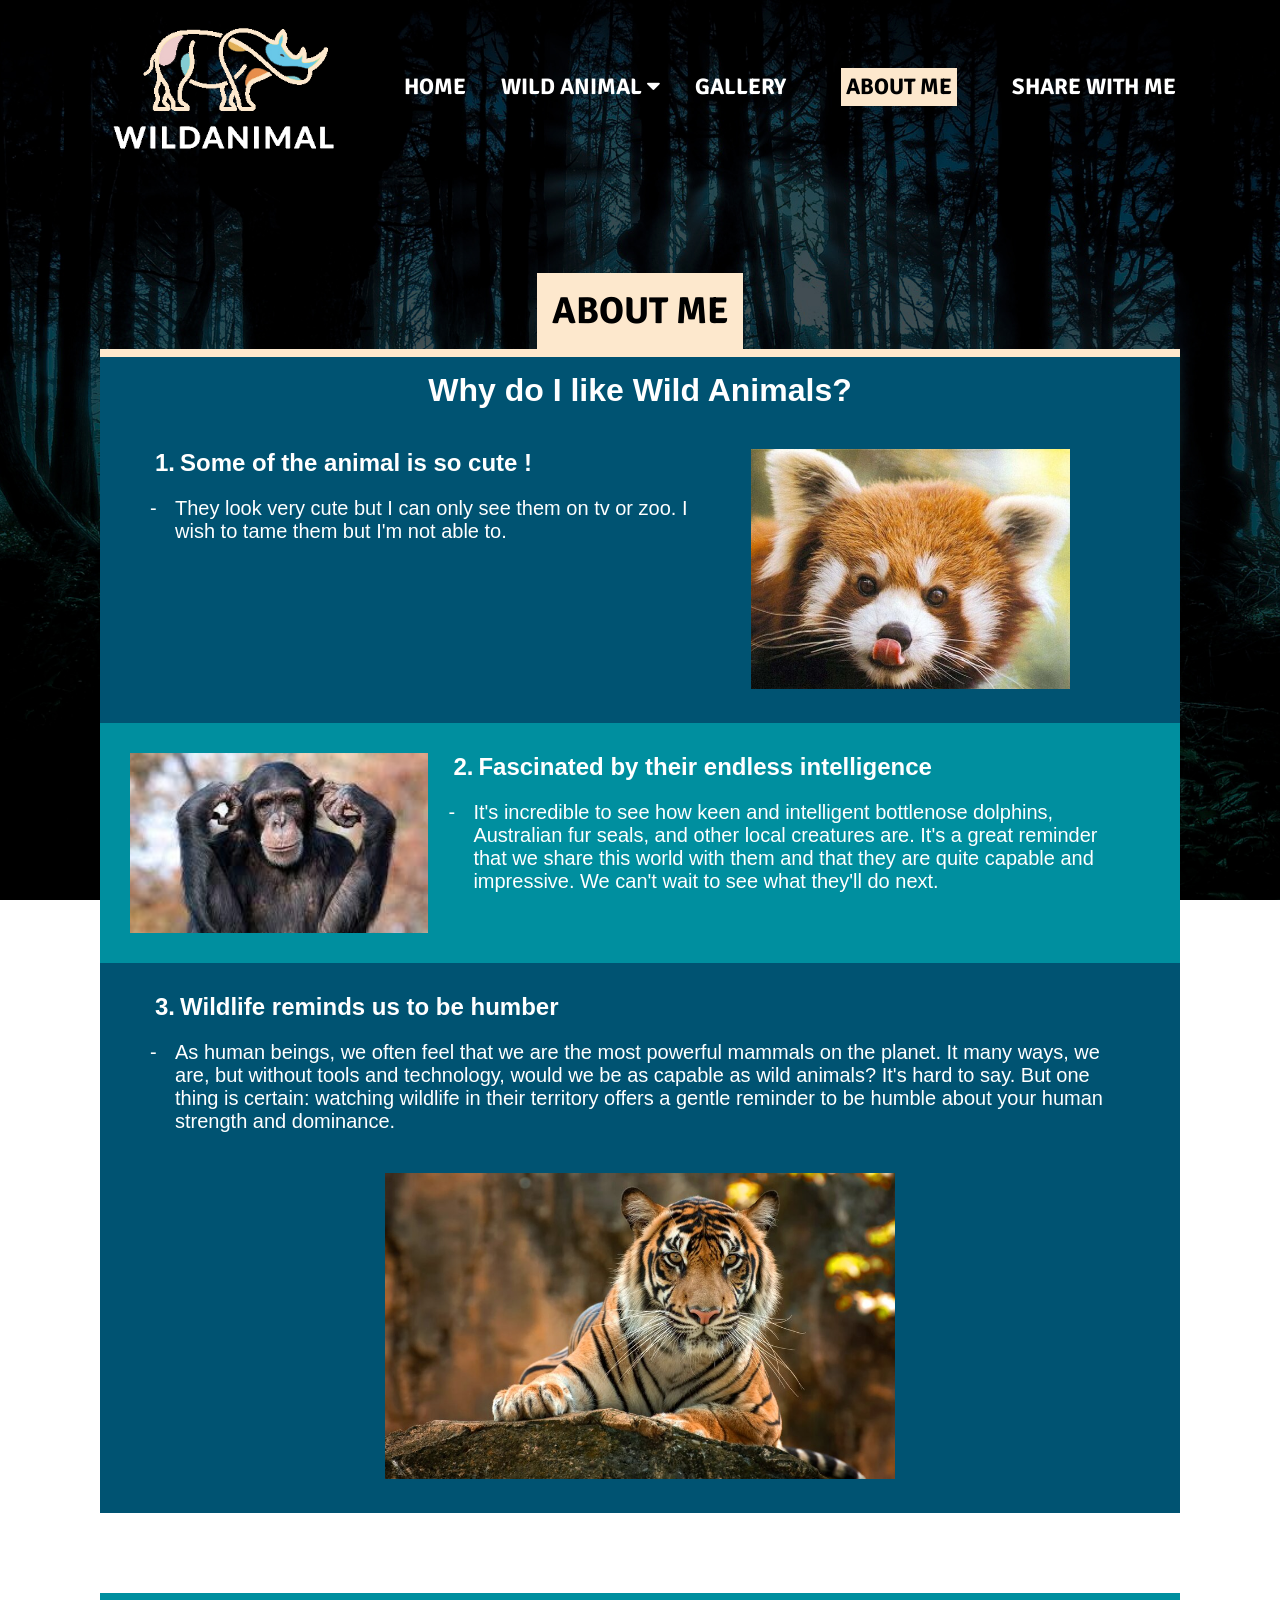
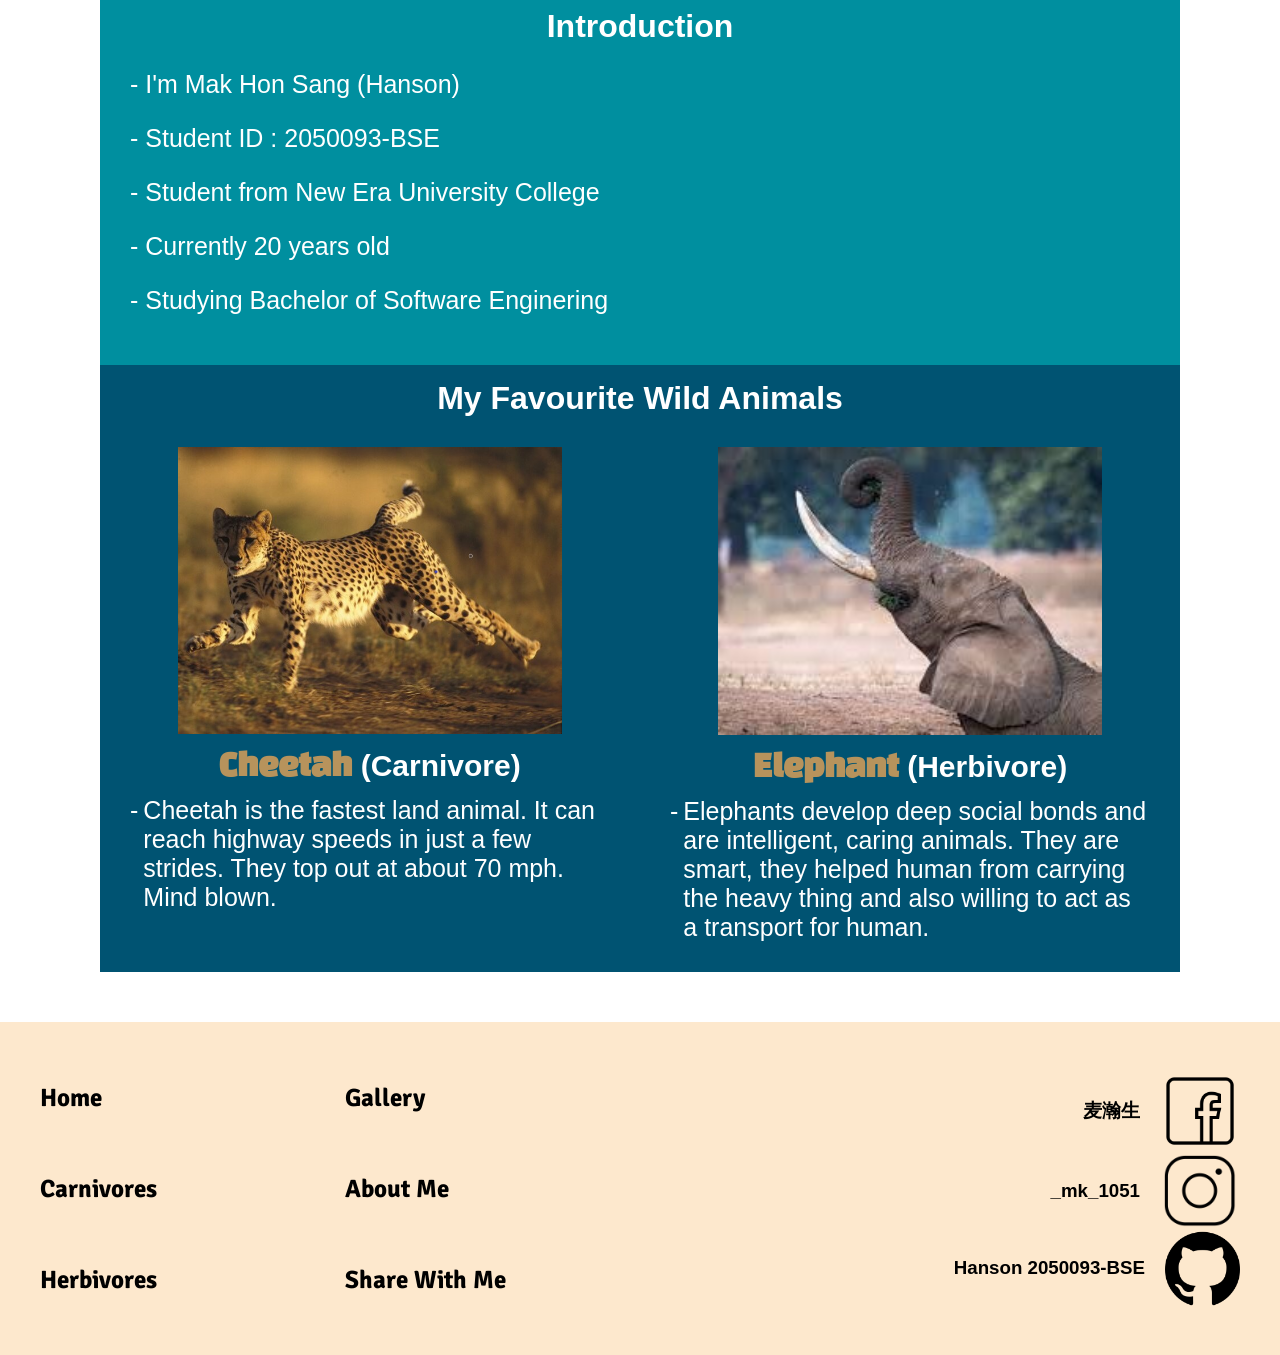
<file: wdesignproject/about_me.html>
<!-- Assignment -->
<!-- Mak Hon Sang (Hanson) -->
<!-- 2050093-BSE -->
<!DOCTYPE html>
<html>

<head>
    <title>About Me</title>

    <meta charset="UTF-8">
    <meta name="viewport" content="width=device-width, initial-scale=1.0">

    <link rel="stylesheet" href="css/about_me_css.css">
    <link rel="stylesheet" href="css/footer_css.css">

    <!----Navibation Bar/Menu materials---->
    <link rel="stylesheet" href="css/navbar.css">
    <link rel="stylesheet" href="https://cdnjs.cloudflare.com/ajax/libs/font-awesome/4.7.0/css/font-awesome.min.css">
    <link rel="preconnect" href="https://fonts.googleapis.com">
    <link rel="preconnect" href="https://fonts.gstatic.com" crossorigin>
    <link href="https://fonts.googleapis.com/css2?family=Signika&display=swap" rel="stylesheet">

    <!--Animal Name (Font)-->
    <link rel="preconnect" href="https://fonts.googleapis.com">
    <link rel="preconnect" href="https://fonts.gstatic.com" crossorigin>
    <link href="https://fonts.googleapis.com/css2?family=Black+Han+Sans&display=swap" rel="stylesheet">

</head>

<body>

    <div class="body2">

        <div class="navbar">
            <div class="navlogo">
                <a href="index.html">
                    <img src="a_img/logo2.png" width="300px" height="auto">
                </a>
            </div>

            <!------------------Navigation bar (MOBILE)------------------>
            <div class="navbarmobile">
                <a href="javascript:void(0);" class="menumobile" onclick="myFunction()">
                    <i class="fa fa-bars icon"></i>
                </a>

                <div class="navlogomobile">
                    <img src="a_img/logo2.png" width="300px" height="auto">
                </div>
            </div>

            <div id="navtext">
                <a href="index.html">
                    <h3>HOME</h3>
                </a>

                <div class="dropdownWA">
                    <a href="javascript:void(0);">
                        <h3>WILD ANIMAL
                            <i class="fa fa-caret-down"></i>
                        </h3>
                    </a>
                    <div class="dropdowncontent">
                        <a href="wildanimal_C.html">CARNIVORES</a>
                        <a href="wildanimal_H.html">HERBIVORES</a>
                    </div>
                </div>

                <a href="gallery.html">
                    <h3>GALLERY</h3>
                </a>
                <a href="about_me.html">
                    <h3 class="navselected">ABOUT ME</h3>
                </a>
                <a href="share_with_me.html">
                    <h3>SHARE WITH ME</h3>
                </a>
            </div>
        </div>

        <div class="aboutme">
            <div class="aboutmetitle">
                <h2>ABOUT ME</h2>
            </div>

            <!------Why I Like Animal------>
            <div class="whyilikeanimal">
                <h3>Why do I like Wild Animals?</h3>
                <div class="firstandsecondwhy">
                    <div class="firstwhy">
                        <div class="reason">
                            <div class="numberanddash">
                                <h4>1.</h4>
                                <p>-</p>
                            </div>
                            <div class="text">
                                <h4>Some of the animal is so cute !</h4>
                                <p>They look very cute but I can only see
                                    them on tv or zoo. I wish to tame them
                                    but I'm not able to.</p>
                            </div>
                        </div>

                        <div class="whypic">
                            <img src="a_img/about_me_a/cute.jpg" width="80%" height="auto">
                        </div>

                    </div>
                    <div class="secondwhy">

                        <img src="a_img/about_me_a/intelligence.jpg" width="100%" height="auto">

                        <div class="reason">
                            <div class="numberanddash">
                                <h4>2.</h4>
                                <p>-</p>
                            </div>
                            <div class="text">
                                <h4>Fascinated by their endless intelligence</h4>
                                <p>It's incredible to see how keen and intelligent bottlenose dolphins, Australian fur
                                    seals,
                                    and other local creatures are. It's a great reminder that we share this world with
                                    them
                                    and
                                    that they are quite capable and impressive. We can't wait to see what they'll do
                                    next.
                                </p>
                            </div>
                        </div>

                        <div class="whypic">
                            <img class="mobilesecondwhypic" src="a_img/about_me_a/intelligence.jpg" width="100%"
                                height="auto">
                        </div>

                    </div>
                </div>
                <div class="thirdwhy">
                    <div class="reason">
                        <div class="numberanddash">
                            <h4>3.</h4>
                            <p>-</p>
                        </div>
                        <div class="text">
                            <h4>Wildlife reminds us to be humber</h4>
                            <p>As human beings, we often feel that we are the most powerful mammals on the planet. It
                                many
                                ways, we are, but without tools and technology, would we be as capable as wild animals?
                                It's
                                hard to say. But one thing is certain: watching wildlife in their territory offers a
                                gentle
                                reminder to be humble about your human strength and dominance.</p>
                        </div>
                    </div>

                    <div class="thirdwhyimg">
                        <img src="a_img/about_me_a/humble.jpg" width="50%" height="auto">
                    </div>

                </div>
            </div>
        </div>


        <!-------Self Introduction------->
        <div class="selfintro-div">
            <div class="selfintro">
                <h3>Introduction</h3>

                <div class="introduction">
                    <p>- I'm Mak Hon Sang (Hanson)</p>
                    <p>- Student ID : 2050093-BSE</p>
                    <p>- Student from New Era University College</p>
                    <p>- Currently 20 years old</p>
                    <p>- Studying Bachelor of Software Enginering</p>
                </div>

                <div class="favanimal">
                    <div class="favanimaltitle">
                        <h3>My Favourite Wild Animals</h3>
                    </div>
                    <div class="favanimals-div">

                        <div class="favcar">
                            <div class="favanimalpic">
                                <img src="a_img/carnivore/cheetah1.jpg" width="80%">
                                <h4><span>Cheetah</span> (Carnivore)</h4>
                            </div>
                            <div class="favanimalintro">

                                <div class="description">
                                    <div class="dash">-</div>
                                    <div class="destext">
                                        <p>Cheetah is the fastest land animal. It can reach highway speeds in just a few
                                            strides. They top out at about 70 mph.
                                            Mind blown.</p>
                                    </div>
                                </div>
                            </div>
                        </div>

                        <div class="favher">
                            <div class="favanimalpic">
                                <img src="a_img/herbivore/elephant1.jpg" width="80%">
                                <h4><span>Elephant</span> (Herbivore)</h4>
                            </div>
                            <div class="favanimalintro">

                                <div class="description">
                                    <div class="dash">-</div>
                                    <div class="destext">
                                        <p>Elephants develop deep social bonds and are intelligent, caring animals. They
                                            are smart, they helped human from carrying
                                            the heavy thing and also willing to act as a transport for human.</p>
                                    </div>
                                </div>
                            </div>
                        </div>

                    </div>
                </div>
            </div>
        </div>

        <!------------------Footer------------------>
        <div class="footer">
            <div class="shortcut-div">
                <div class=" shortcut">
                    <div class="shourcutleft">
                        <div class="shortcutfooter">
                            <a href="index.html">
                                <h1>Home</h1>
                            </a>
                        </div>
                        <div class="shortcutfooter">
                            <a href="wildanimal_C.html">
                                <h1>Carnivores</h1>
                            </a>
                        </div>
                        <div class="shortcutfooter">
                            <a href="wildanimal_H.html">
                                <h1>Herbivores</h1>
                            </a>
                        </div>
                    </div>
                    <div class="shortcutright">
                        <div class="shortcutfooter">
                            <a href="gallery.html">
                                <h1>Gallery</h1>
                            </a>
                        </div>
                        <div class="shortcutfooter">
                            <a href="about_me.html">
                                <h1>About Me</h1>
                            </a>
                        </div>
                        <div class="shortcutfooter">
                            <a href="share_with_me.html">
                                <h1>Share With Me</h1>
                            </a>
                        </div>
                    </div>
                </div>
            </div>

            <div class="contact-div">
                <div class="contact">
                    <div class="facebook">
                        <a href="https://web.facebook.com/profile.php?id=100007432062644" target="_new">
                            <h3>麦瀚生</h3>
                            <img src="a_img/fb_logo.png" width="80px">
                        </a>
                    </div>
                    <div class="instagram">
                        <a href="https://www.instagram.com/_mk_1051/" target="_new">
                            <h3>_mk_1051</h3>
                            <img src="a_img/ig_logo.jpg" width="80px">
                        </a>
                    </div>
                    <div class="github">
                        <a href="https://hanson1030.github.io/" target="_new">
                            <h3>Hanson 2050093-BSE</h3>
                            <img src="a_img/github_logo.png" width="75px">
                        </a>
                    </div>
                </div>
            </div>


            <div class="contactmobile">
                <div class="facebook">
                    <a href="https://web.facebook.com/profile.php?id=100007432062644" target="_new">
                        <img src="a_img/fb_logo.png" width="80px">
                        <h3>麦瀚生</h3>
                    </a>
                </div>
                <div class="instagram">
                    <a href="https://www.instagram.com/_mk_1051/" target="_new">
                        <img src="a_img/ig_logo.jpg" width="80px">
                        <h3>_mk_1051</h3>
                    </a>
                </div>
                <div class="github">
                    <a href="https://hanson1030.github.io/" target="_new">
                        <img src="a_img/github_logo.png" width="75px">
                        <h3>Hanson 2050093-BSE</h3>
                    </a>
                </div>
            </div>
        </div>

        <script>
            function myFunction() {
                var x = document.getElementById("navtext");
                if (x.style.display === "block") {
                    x.style.display = "none";
                } else {
                    x.style.display = "block";
                }
            }
        </script>
    </div>
</body>

</html>
</file>
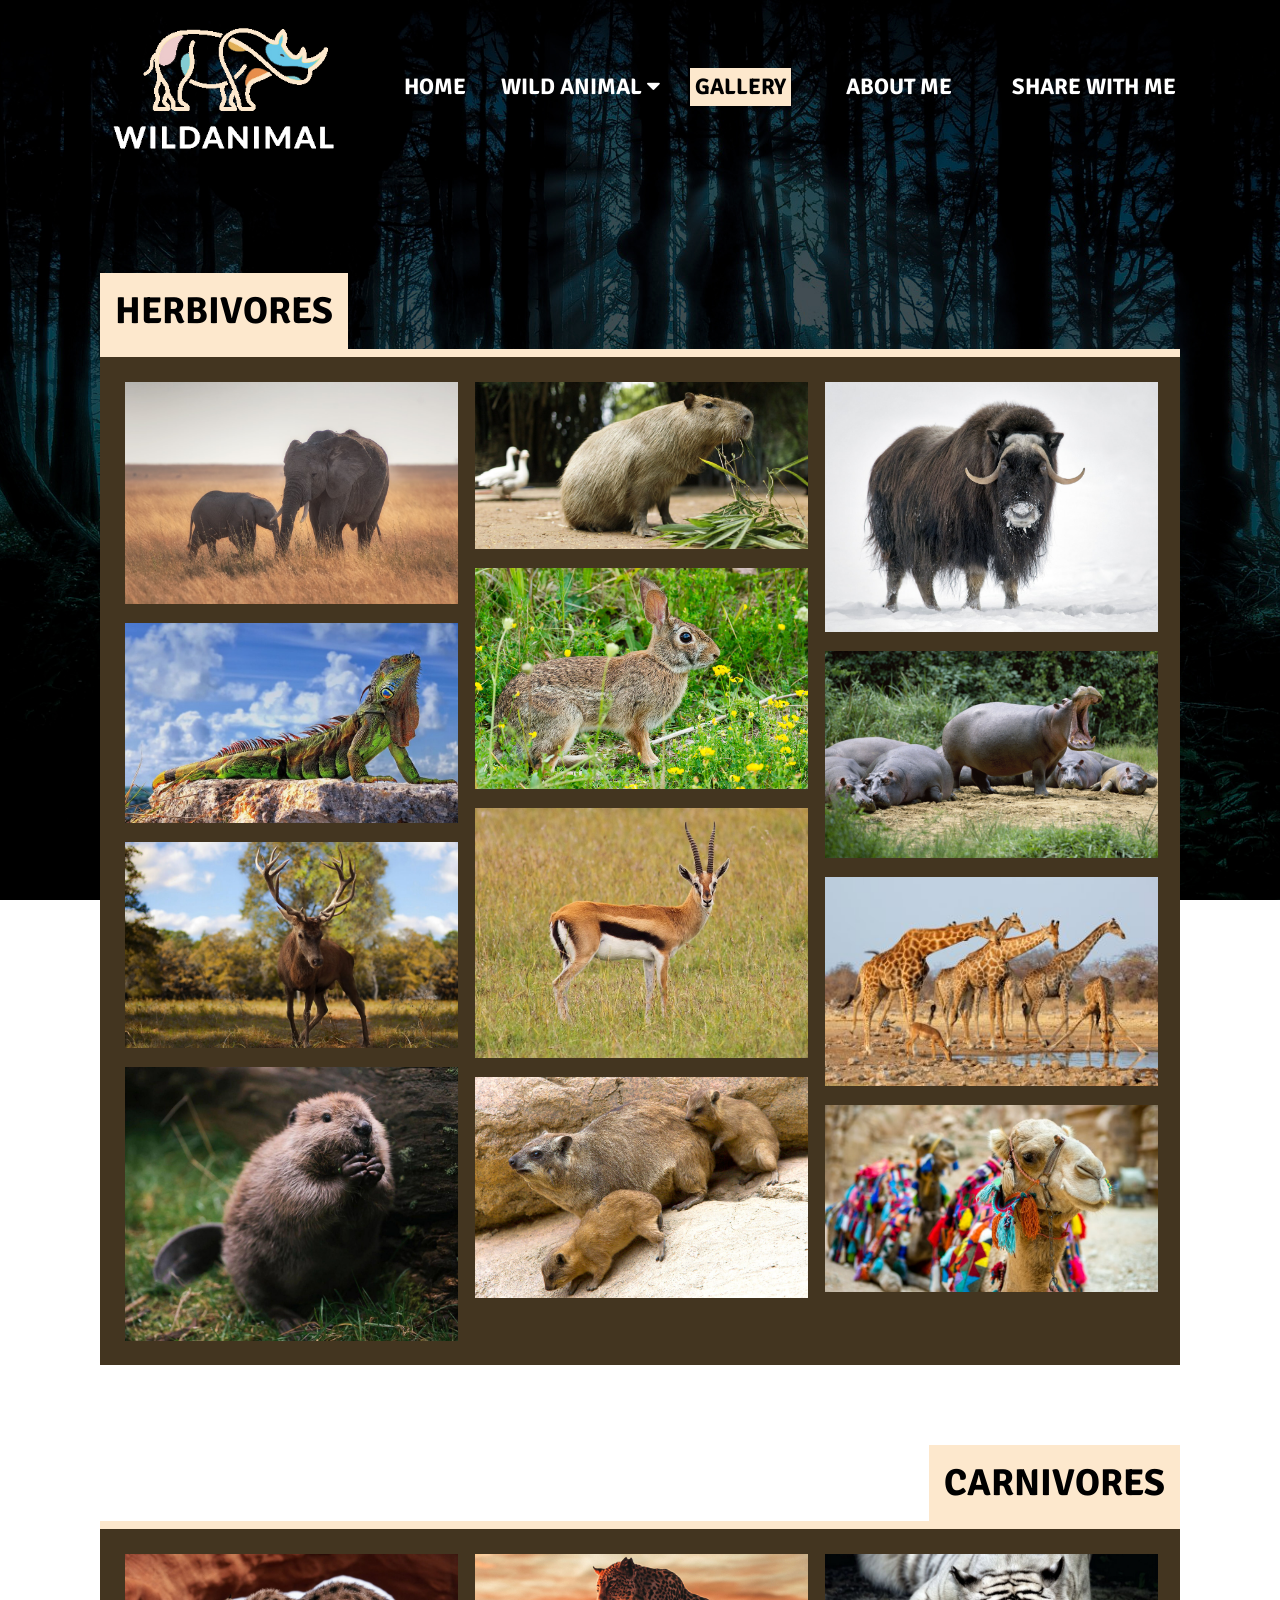
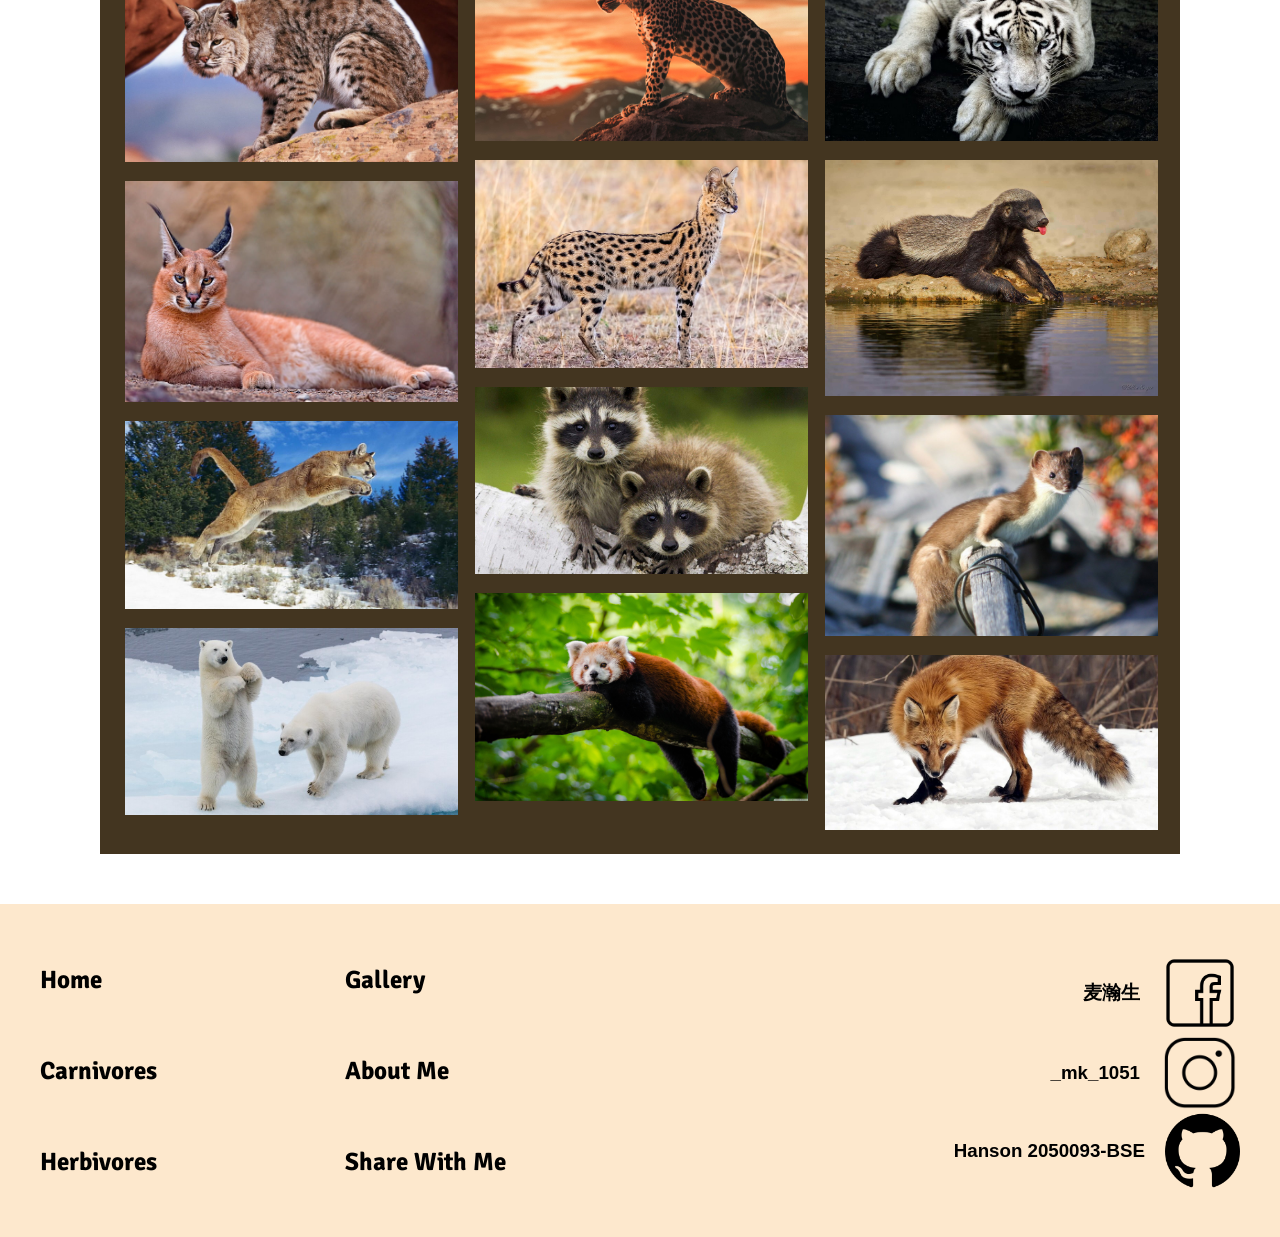
<file: wdesignproject/gallery.html>
<!-- Assignment -->
<!-- Mak Hon Sang (Hanson) -->
<!-- 2050093-BSE -->
<!DOCTYPE html>
<html>

<head>
    <title>Gallery</title>

    <meta charset="UTF-8">
    <meta name="viewport" content="width=device-width, initial-scale=1.0">

    <link rel="stylesheet" href="css/gallery_css.css">
    <link rel="stylesheet" href="css/footer_css.css">

    <link href="lightbox2-2.11.3/dist/css/lightbox.css" rel="stylesheet" />

    <!----Navibation Bar/Menu materials---->
    <link rel="stylesheet" href="css/navbar.css">
    <link rel="stylesheet" href="https://cdnjs.cloudflare.com/ajax/libs/font-awesome/4.7.0/css/font-awesome.min.css">
    <link rel="preconnect" href="https://fonts.googleapis.com">
    <link rel="preconnect" href="https://fonts.gstatic.com" crossorigin>
    <link href="https://fonts.googleapis.com/css2?family=Signika&display=swap" rel="stylesheet">

</head>

<body>
    <div class="body2">

        <div class="navbar">
            <div class="navlogo">
                <a href="index.html">
                    <img src="a_img/logo2.png" width="300px" height="auto">
                </a>
            </div>

            <!------------------Navigation bar (MOBILE)------------------>
            <div class="navbarmobile">
                <a href="javascript:void(0);" class="menumobile" onclick="myFunction()">
                    <i class="fa fa-bars icon"></i>
                </a>

                <div class="navlogomobile">
                    <img src="a_img/logo2.png" width="300px" height="auto">
                </div>
            </div>

            <div id="navtext">
                <a href="index.html">
                    <h3>HOME</h3>
                </a>

                <div class="dropdownWA">
                    <a href="javascript:void(0);">
                        <h3>WILD ANIMAL
                            <i class="fa fa-caret-down"></i>
                        </h3>
                    </a>
                    <div class="dropdowncontent">
                        <a href="wildanimal_C.html">CARNIVORES</a>
                        <a href="wildanimal_H.html">HERBIVORES</a>
                    </div>
                </div>

                <a href="gallery.html">
                    <h3 class="navselected">GALLERY</h3>
                </a>
                <a href="about_me.html">
                    <h3>ABOUT ME</h3>
                </a>
                <a href="share_with_me.html">
                    <h3>SHARE WITH ME</h3>
                </a>
            </div>
        </div>

        <div class="herbivore">
            <div class="animaltitle">
                <h2>HERBIVORES</h2>
            </div>

            <!----Herbivore Gallery---->
            <div class="animalpic">
                <div class="firstandsecondrowpic">
                    <div class="firstrowpic">
                        <a href="a_img/gallery_h/elephant1.jpg" data-lightbox="roadtripH">
                            <img src="a_img/gallery_h/elephant1.jpg">
                        </a>
                        <a href="a_img/gallery_h/a_iguana.jpg" data-lightbox="roadtripH">
                            <img src="a_img/gallery_h/a_iguana.jpg">
                        </a>
                        <a href="a_img/gallery_h/a_deer2.jpg" data-lightbox="roadtripH">
                            <img src="a_img/gallery_h/a_deer2.jpg">
                        </a>
                        <a href="a_img/gallery_h/beaver1.jpg" data-lightbox="roadtripH">
                            <img src="a_img/gallery_h/beaver1.jpg">
                        </a>
                    </div>
                    <div class="secondrowpic">
                        <a href="a_img/gallery_h/capybara1.jpg" data-lightbox="roadtripH">
                            <img src="a_img/gallery_h/capybara1.jpg">
                        </a>
                        <a href="a_img/gallery_h/eastern_cottontail1.jpg" data-lightbox="roadtripH">
                            <img src="a_img/gallery_h/eastern_cottontail1.jpg">
                        </a>
                        <a href="a_img/gallery_h/antelope1.jpg" data-lightbox="roadtripH">
                            <img src="a_img/gallery_h/antelope1.jpg">
                        </a>
                        <a href="a_img/gallery_h/hyrax1.jpg" data-lightbox="roadtripH">
                            <img src="a_img/gallery_h/hyrax1.jpg">
                        </a>

                    </div>
                </div>

                <div class="thirdrowpic">
                    <div class="thirdrowpicleft">
                        <a href="a_img/gallery_h/musk_ox1.jpg" data-lightbox="roadtripH">
                            <img src="a_img/gallery_h/musk_ox1.jpg">
                        </a>
                        <a href="a_img/gallery_h/hippo1.jpg" data-lightbox="roadtripH">
                            <img src="a_img/gallery_h/hippo1.jpg">
                        </a>
                    </div>
                    <div class="thirdrowpicright">
                        <a href="a_img/gallery_h/giraffe1.jpg" data-lightbox="roadtripH">
                            <img src="a_img/gallery_h/giraffe1.jpg">
                        </a>
                        <a href="a_img/gallery_h/a_camel1.jpg" data-lightbox="roadtripH">
                            <img src="a_img/gallery_h/a_camel1.jpg">
                        </a>
                    </div>
                </div>
            </div>

        </div>

        <div class="carnivore">
            <div class="animaltitle">
                <h2>CARNIVORES</h2>
            </div>

            <!----Herbivore Gallery---->
            <div class="animalpic">
                <div class="firstandsecondrowpic">
                    <div class="firstrowpic">
                        <a href="a_img/gallery_c/bobcat1.jpg" data-lightbox="roadtripC">
                            <img src="a_img/gallery_c/bobcat1.jpg">
                        </a>
                        <a href="a_img/gallery_c/caracal1.jpg" data-lightbox="roadtripC">
                            <img src="a_img/gallery_c/caracal1.jpg">
                        </a>
                        <a href="a_img/gallery_c/cougar1.jpg" data-lightbox="roadtripC">
                            <img src="a_img/gallery_c/cougar1.jpg">
                        </a>
                        <a href="a_img/gallery_c/polar_bear1.jpg" data-lightbox="roadtripC">
                            <img src="a_img/gallery_c/polar_bear1.jpg">
                        </a>
                    </div>
                    <div class="secondrowpic">
                        <a href="a_img/gallery_c/cheetah1.jpg" data-lightbox="roadtripC">
                            <img src="a_img/gallery_c/cheetah1.jpg">
                        </a>
                        <a href="a_img/gallery_c/serval1.jpg" data-lightbox="roadtripC">
                            <img src="a_img/gallery_c/serval1.jpg">
                        </a>
                        <a href="a_img/gallery_c/raccoon1.jpg" data-lightbox="roadtripC">
                            <img src="a_img/gallery_c/raccoon1.jpg">
                        </a>
                        <a href="a_img/gallery_c/red_panda1.jpg" data-lightbox="roadtripC">
                            <img src="a_img/gallery_c/red_panda1.jpg">
                        </a>
                    </div>
                </div>
                <div class="thirdrowpic">
                    <div class="thirdrowpicleft">
                        <a href="a_img/gallery_c/white_tiger1.jpg" data-lightbox="roadtripC">
                            <img src="a_img/gallery_c/white_tiger1.jpg">
                        </a>
                        <a href="a_img/gallery_c/honey_badger1.jpg" data-lightbox="roadtripC">
                            <img src="a_img/gallery_c/honey_badger1.jpg">
                        </a>
                    </div>
                    <div class="thirdrowpicright">
                        <a href="a_img/gallery_c/weasels1.jpg" data-lightbox="roadtripC">
                            <img src="a_img/gallery_c/weasels1.jpg">
                        </a>
                        <a href="a_img/gallery_c/red_fox1.jpg" data-lightbox="roadtripC">
                            <img src="a_img/gallery_c/red_fox1.jpg">
                        </a>
                    </div>
                </div>
            </div>

        </div>

        <!------------------Footer------------------>
        <div class="footer">
            <div class="shortcut-div">
                <div class=" shortcut">
                    <div class="shourcutleft">
                        <div class="shortcutfooter">
                            <a href="index.html">
                                <h1>Home</h1>
                            </a>
                        </div>
                        <div class="shortcutfooter">
                            <a href="wildanimal_C.html">
                                <h1>Carnivores</h1>
                            </a>
                        </div>
                        <div class="shortcutfooter">
                            <a href="wildanimal_H.html">
                                <h1>Herbivores</h1>
                            </a>
                        </div>
                    </div>
                    <div class="shortcutright">
                        <div class="shortcutfooter">
                            <a href="gallery.html">
                                <h1>Gallery</h1>
                            </a>
                        </div>
                        <div class="shortcutfooter">
                            <a href="about_me.html">
                                <h1>About Me</h1>
                            </a>
                        </div>
                        <div class="shortcutfooter">
                            <a href="share_with_me.html">
                                <h1>Share With Me</h1>
                            </a>
                        </div>
                    </div>
                </div>
            </div>

            <div class="contact-div">
                <div class="contact">
                    <div class="facebook">
                        <a href="https://web.facebook.com/profile.php?id=100007432062644" target="_new">
                            <h3>麦瀚生</h3>
                            <img src="a_img/fb_logo.png" width="80px">
                        </a>
                    </div>
                    <div class="instagram">
                        <a href="https://www.instagram.com/_mk_1051/" target="_new">
                            <h3>_mk_1051</h3>
                            <img src="a_img/ig_logo.jpg" width="80px">
                        </a>
                    </div>
                    <div class="github">
                        <a href="https://hanson1030.github.io/" target="_new">
                            <h3>Hanson 2050093-BSE</h3>
                            <img src="a_img/github_logo.png" width="75px">
                        </a>
                    </div>
                </div>
            </div>


            <div class="contactmobile">
                <div class="facebook">
                    <a href="https://web.facebook.com/profile.php?id=100007432062644" target="_new">
                        <img src="a_img/fb_logo.png" width="80px">
                        <h3>麦瀚生</h3>
                    </a>
                </div>
                <div class="instagram">
                    <a href="https://www.instagram.com/_mk_1051/" target="_new">
                        <img src="a_img/ig_logo.jpg" width="80px">
                        <h3>_mk_1051</h3>
                    </a>
                </div>
                <div class="github">
                    <a href="https://hanson1030.github.io/" target="_new">
                        <img src="a_img/github_logo.png" width="75px">
                        <h3>Hanson 2050093-BSE</h3>
                    </a>
                </div>
            </div>
        </div>

        <!-------Mobile Menu (Java Script)------->
        <script>
            function myFunction() {
                var x = document.getElementById("navtext");
                if (x.style.display === "block") {
                    x.style.display = "none";
                } else {
                    x.style.display = "block";
                }
            }
        </script>

    </div>

    <script src="lightbox2-2.11.3/dist/js/lightbox-plus-jquery.js"></script>
</body>

</html>
</file>
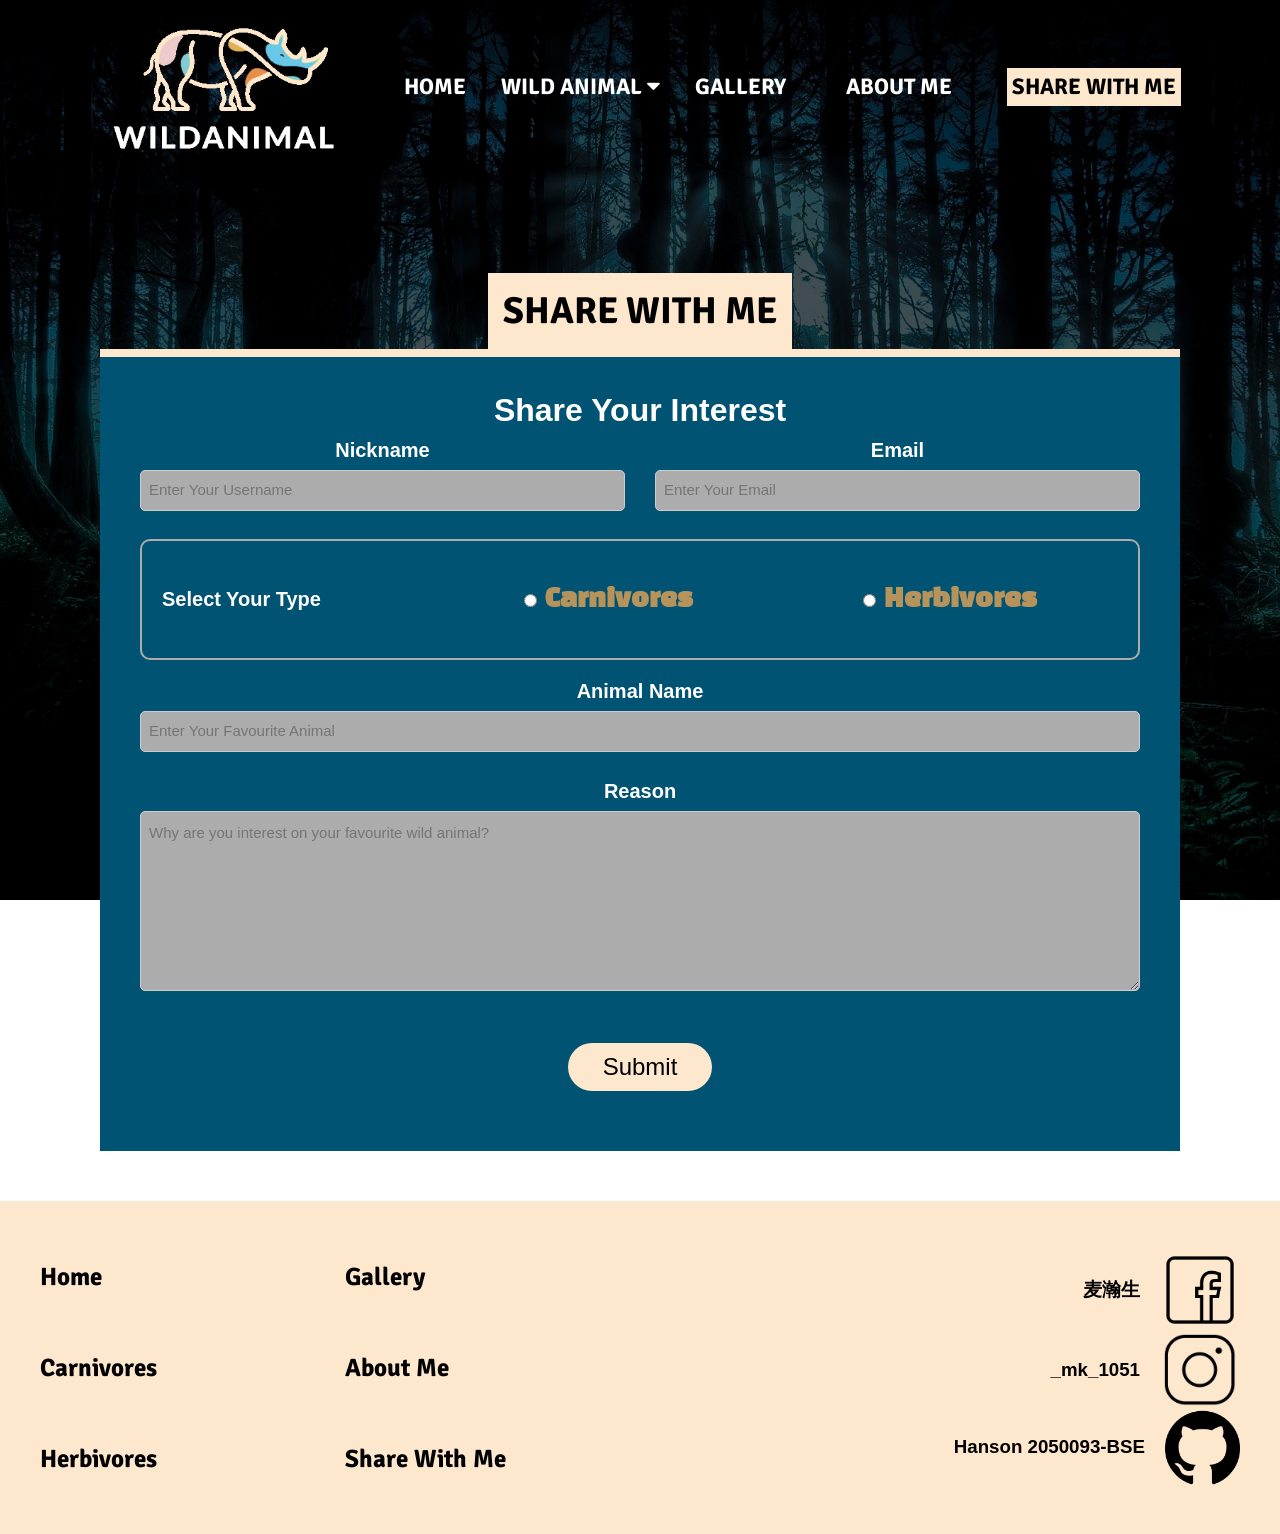
<file: wdesignproject/share_with_me.html>
<!-- Assignment -->
<!-- Mak Hon Sang (Hanson) -->
<!-- 2050093-BSE -->
<!DOCTYPE html>
<html>

<head>
    <title>Share With Me</title>

    <meta charset="UTF-8">
    <meta name="viewport" content="width=device-width, initial-scale=1.0">

    <link rel="stylesheet" href="css/share_with_me_css.css">
    <link rel="stylesheet" href="css/footer_css.css">

    <!----Navibation Bar/Menu materials---->
    <link rel="stylesheet" href="css/navbar.css">
    <link rel="stylesheet" href="https://cdnjs.cloudflare.com/ajax/libs/font-awesome/4.7.0/css/font-awesome.min.css">
    <link rel="preconnect" href="https://fonts.googleapis.com">
    <link rel="preconnect" href="https://fonts.gstatic.com" crossorigin>
    <link href="https://fonts.googleapis.com/css2?family=Signika&display=swap" rel="stylesheet">

    <!--Animal Name (Font)-->
    <link rel="preconnect" href="https://fonts.googleapis.com">
    <link rel="preconnect" href="https://fonts.gstatic.com" crossorigin>
    <link href="https://fonts.googleapis.com/css2?family=Black+Han+Sans&display=swap" rel="stylesheet">

</head>

<body>
    <div class="body2">

        <div class="navbar">
            <div class="navlogo">
                <a href="index.html">
                    <img src="a_img/logo2.png" width="300px" height="auto">
                </a>
            </div>

            <!------------------Navigation bar (MOBILE)------------------>
            <div class="navbarmobile">
                <a href="javascript:void(0);" class="menumobile" onclick="myFunction()">
                    <i class="fa fa-bars icon"></i>
                </a>

                <div class="navlogomobile">
                    <img src="a_img/logo2.png" width="300px" height="auto">
                </div>
            </div>

            <div id="navtext">
                <a href="index.html">
                    <h3>HOME</h3>
                </a>

                <div class="dropdownWA">
                    <a href="javascript:void(0);">
                        <h3>WILD ANIMAL
                            <i class="fa fa-caret-down"></i>
                        </h3>
                    </a>
                    <div class="dropdowncontent">
                        <a href="wildanimal_C.html">CARNIVORES</a>
                        <a href="wildanimal_H.html">HERBIVORES</a>
                    </div>
                </div>

                <a href="gallery.html">
                    <h3>GALLERY</h3>
                </a>
                <a href="about_me.html">
                    <h3>ABOUT ME</h3>
                </a>
                <a href="share_with_me.html">
                    <h3 class="navselected">SHARE WITH ME</h3>
                </a>
            </div>
        </div>

        <div class="sharewithme-div">
            <div class="sharewithmetitle">
                <h2>SHARE WITH ME</h2>
            </div>

            <!------Share Your Interest------>
            <div class="sharreyourinterest">
                <h3>Share Your Interest</h3>

                <div class="form-div">
                    <form action="submitted_form.html">

                        <!--Username and Email DIV-->
                        <div class="username-email">
                            <div class="form-username">
                                <label for="uname">Nickname</label>
                                <input type="text" id="uname" name="username" placeholder="Enter Your Username"
                                    required>
                            </div>

                            <div class="form-email">
                                <label for="email">Email</label>
                                <input type="email" id="email" name="e-mail" placeholder="Enter Your Email" required>
                            </div>
                        </div>

                        <!--Select Your Type-->
                        <div class="selectyourtype-div">
                            <div class="selectyourtype">
                                <div class="selectyourtype-title">
                                    <h4>Select Your Type</h4>
                                </div>
                                <div class="choice">
                                    <div class="car-div">
                                        <input type="radio" id="wildcar" name="wildanimal" value="Carnivores" required>
                                        <label for="wildcar">Carnivores</label>
                                    </div>
                                    <div class="her-div">
                                        <input type="radio" id="wildher" name="wildanimal" value="Herbivores" required>
                                        <label for="wildher">Herbivores</label>
                                    </div>
                                </div>
                            </div>
                        </div>

                        <!--Animal Name-->
                        <div class="animalname">
                            <label for="animal-name">Animal Name</label>
                            <input type="text" id="animal-name" name="aniName" placeholder="Enter Your Favourite Animal"
                                required>
                        </div>

                        <!--Reason-->
                        <div class="reason">
                            <label for="reason">Reason</label>
                            <textarea type="text" id="reason" name="FavReason"
                                placeholder="Why are you interest on your favourite wild animal?" required></textarea>
                        </div>

                        <!--Submit Button-->
                        <div class="submitbtn-div">
                            <div class="submitbtn">
                                <button id="submitbtn-id" type="submit">Submit</button>
                            </div>


                        </div>

                    </form>

                </div>
            </div>
        </div>

        <!------------------Footer------------------>
        <div class="footer">
            <div class="shortcut-div">
                <div class=" shortcut">
                    <div class="shourcutleft">
                        <div class="shortcutfooter">
                            <a href="index.html">
                                <h1>Home</h1>
                            </a>
                        </div>
                        <div class="shortcutfooter">
                            <a href="wildanimal_C.html">
                                <h1>Carnivores</h1>
                            </a>
                        </div>
                        <div class="shortcutfooter">
                            <a href="wildanimal_H.html">
                                <h1>Herbivores</h1>
                            </a>
                        </div>
                    </div>
                    <div class="shortcutright">
                        <div class="shortcutfooter">
                            <a href="gallery.html">
                                <h1>Gallery</h1>
                            </a>
                        </div>
                        <div class="shortcutfooter">
                            <a href="about_me.html">
                                <h1>About Me</h1>
                            </a>
                        </div>
                        <div class="shortcutfooter">
                            <a href="share_with_me.html">
                                <h1>Share With Me</h1>
                            </a>
                        </div>
                    </div>
                </div>
            </div>

            <div class="contact-div">
                <div class="contact">
                    <div class="facebook">
                        <a href="https://web.facebook.com/profile.php?id=100007432062644" target="_new">
                            <h3>麦瀚生</h3>
                            <img src="a_img/fb_logo.png" width="80px">
                        </a>
                    </div>
                    <div class="instagram">
                        <a href="https://www.instagram.com/_mk_1051/" target="_new">
                            <h3>_mk_1051</h3>
                            <img src="a_img/ig_logo.jpg" width="80px">
                        </a>
                    </div>
                    <div class="github">
                        <a href="https://hanson1030.github.io/" target="_new">
                            <h3>Hanson 2050093-BSE</h3>
                            <img src="a_img/github_logo.png" width="75px">
                        </a>
                    </div>
                </div>
            </div>


            <div class="contactmobile">
                <div class="facebook">
                    <a href="https://web.facebook.com/profile.php?id=100007432062644" target="_new">
                        <img src="a_img/fb_logo.png" width="80px">
                        <h3>麦瀚生</h3>
                    </a>
                </div>
                <div class="instagram">
                    <a href="https://www.instagram.com/_mk_1051/" target="_new">
                        <img src="a_img/ig_logo.jpg" width="80px">
                        <h3>_mk_1051</h3>
                    </a>
                </div>
                <div class="github">
                    <a href="https://hanson1030.github.io/" target="_new">
                        <img src="a_img/github_logo.png" width="75px">
                        <h3>Hanson 2050093-BSE</h3>
                    </a>
                </div>
            </div>
        </div>


        <script>
            function myFunction() {
                var x = document.getElementById("navtext");
                if (x.style.display === "block") {
                    x.style.display = "none";
                } else {
                    x.style.display = "block";
                }
            }
        </script>

    </div>
</body>

</html>
</file>
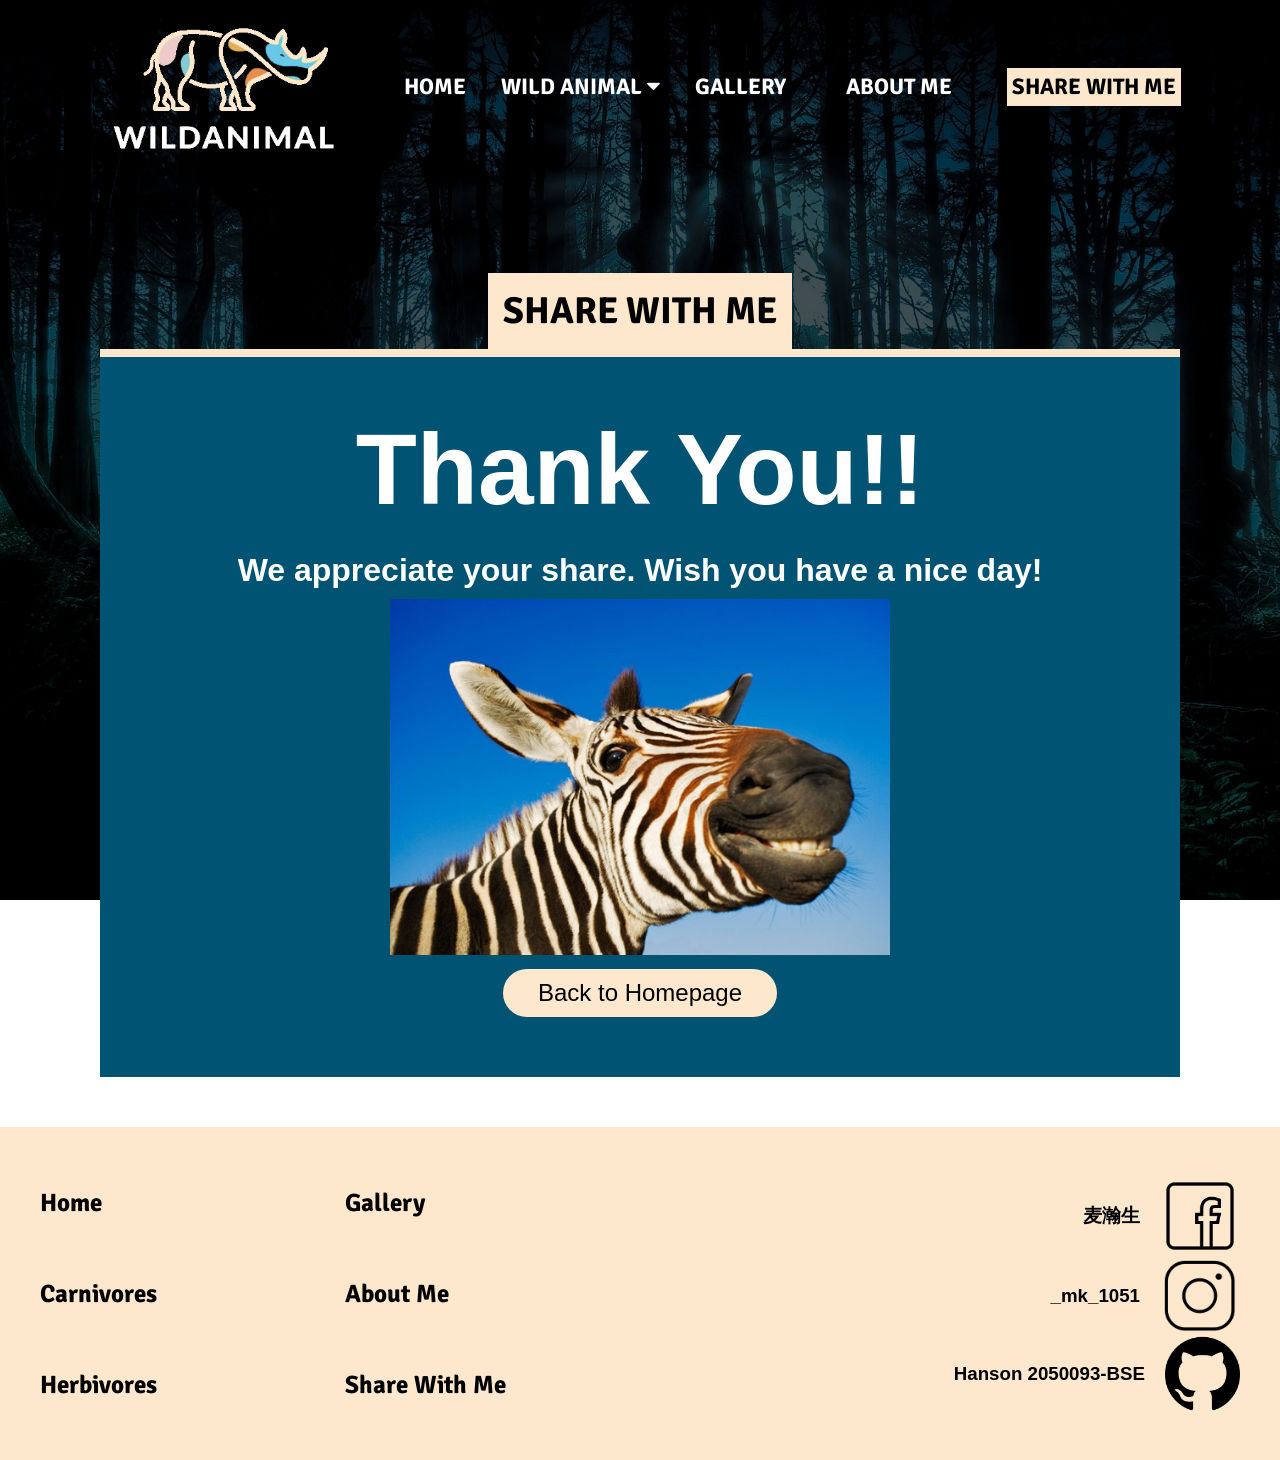
<file: wdesignproject/submitted_form.html>
<!-- Assignment -->
<!-- Mak Hon Sang (Hanson) -->
<!-- 2050093-BSE -->
<!DOCTYPE html>
<html>

<head>
    <title>Share With Me</title>

    <meta charset="UTF-8">
    <meta name="viewport" content="width=device-width, initial-scale=1.0">

    <link rel="stylesheet" href="css/submitted_form_css.css">
    <link rel="stylesheet" href="css/footer_css.css">

    <!----Navibation Bar/Menu materials---->
    <link rel="stylesheet" href="css/navbar.css">
    <link rel="stylesheet" href="https://cdnjs.cloudflare.com/ajax/libs/font-awesome/4.7.0/css/font-awesome.min.css">
    <link rel="preconnect" href="https://fonts.googleapis.com">
    <link rel="preconnect" href="https://fonts.gstatic.com" crossorigin>
    <link href="https://fonts.googleapis.com/css2?family=Signika&display=swap" rel="stylesheet">

</head>

<body>
    <div class="body2">

        <div class="navbar">
            <div class="navlogo">
                <a href="index.html">
                    <img src="a_img/logo2.png" width="300px" height="auto">
                </a>
            </div>

            <!------------------Navigation bar (MOBILE)------------------>
            <div class="navbarmobile">
                <a href="javascript:void(0);" class="menumobile" onclick="myFunction()">
                    <i class="fa fa-bars icon"></i>
                </a>

                <div class="navlogomobile">
                    <img src="a_img/logo2.png" width="300px" height="auto">
                </div>
            </div>

            <div id="navtext">
                <a href="index.html">
                    <h3>HOME</h3>
                </a>

                <div class="dropdownWA">
                    <a href="javascript:void(0);">
                        <h3>WILD ANIMAL
                            <i class="fa fa-caret-down"></i>
                        </h3>
                    </a>
                    <div class="dropdowncontent">
                        <a href="wildanimal_C.html">CARNIVORES</a>
                        <a href="wildanimal_H.html">HERBIVORES</a>
                    </div>
                </div>

                <a href="gallery.html">
                    <h3>GALLERY</h3>
                </a>
                <a href="about_me.html">
                    <h3>ABOUT ME</h3>
                </a>
                <a href="share_with_me.html">
                    <h3 class="navselected">SHARE WITH ME</h3>
                </a>
            </div>
        </div>

        <div class="sharewithme-div">
            <div class="sharewithmetitle">
                <h2>SHARE WITH ME</h2>
            </div>

            <!------Share Your Interest------>
            <div class="sharreyourinterest">
                <h1>Thank You!!</h1>
                <h3>We appreciate your share. Wish you have a nice day!</h3>
                <img src="a_img/smiling_animal.jpg" width="50%">
                <div class="bcktohomebtn">
                    <a href="index.html">
                        <button>Back to Homepage</button>
                    </a>
                </div>
            </div>
        </div>

        <!------------------Footer------------------>
        <div class="footer">
            <div class="shortcut-div">
                <div class=" shortcut">
                    <div class="shourcutleft">
                        <div class="shortcutfooter">
                            <a href="index.html">
                                <h1>Home</h1>
                            </a>
                        </div>
                        <div class="shortcutfooter">
                            <a href="wildanimal_C.html">
                                <h1>Carnivores</h1>
                            </a>
                        </div>
                        <div class="shortcutfooter">
                            <a href="wildanimal_H.html">
                                <h1>Herbivores</h1>
                            </a>
                        </div>
                    </div>
                    <div class="shortcutright">
                        <div class="shortcutfooter">
                            <a href="gallery.html">
                                <h1>Gallery</h1>
                            </a>
                        </div>
                        <div class="shortcutfooter">
                            <a href="about_me.html">
                                <h1>About Me</h1>
                            </a>
                        </div>
                        <div class="shortcutfooter">
                            <a href="share_with_me.html">
                                <h1>Share With Me</h1>
                            </a>
                        </div>
                    </div>
                </div>
            </div>

            <div class="contact-div">
                <div class="contact">
                    <div class="facebook">
                        <a href="https://web.facebook.com/profile.php?id=100007432062644" target="_new">
                            <h3>麦瀚生</h3>
                            <img src="a_img/fb_logo.png" width="80px">
                        </a>
                    </div>
                    <div class="instagram">
                        <a href="https://www.instagram.com/_mk_1051/" target="_new">
                            <h3>_mk_1051</h3>
                            <img src="a_img/ig_logo.jpg" width="80px">
                        </a>
                    </div>
                    <div class="github">
                        <a href="https://hanson1030.github.io/" target="_new">
                            <h3>Hanson 2050093-BSE</h3>
                            <img src="a_img/github_logo.png" width="75px">
                        </a>
                    </div>
                </div>
            </div>


            <div class="contactmobile">
                <div class="facebook">
                    <a href="https://web.facebook.com/profile.php?id=100007432062644" target="_new">
                        <img src="a_img/fb_logo.png" width="80px">
                        <h3>麦瀚生</h3>
                    </a>
                </div>
                <div class="instagram">
                    <a href="https://www.instagram.com/_mk_1051/" target="_new">
                        <img src="a_img/ig_logo.jpg" width="80px">
                        <h3>_mk_1051</h3>
                    </a>
                </div>
                <div class="github">
                    <a href="https://hanson1030.github.io/" target="_new">
                        <img src="a_img/github_logo.png" width="75px">
                        <h3>Hanson 2050093-BSE</h3>
                    </a>
                </div>
            </div>
        </div>

        <script>
            function myFunction() {
                var x = document.getElementById("navtext");
                if (x.style.display === "block") {
                    x.style.display = "none";
                } else {
                    x.style.display = "block";
                }
            }
        </script>

        <!--Modal Script-->
        <script>

            var modal = document.getElementById("myModal");

            var btn = document.getElementById("submitbtn-id");

            var span = document.getElementsByClassName("close")[0];

            btn.onclick = function () {
                modal.style.display = "block";
            }

            span.onclick = function () {
                modal.style.display = "none";
            }

            window.onclick = function (event) {
                if (event.target == modal) {
                    modal.style.display = "none";
                }
            }
        </script>


    </div>
</body>

</html>
</file>
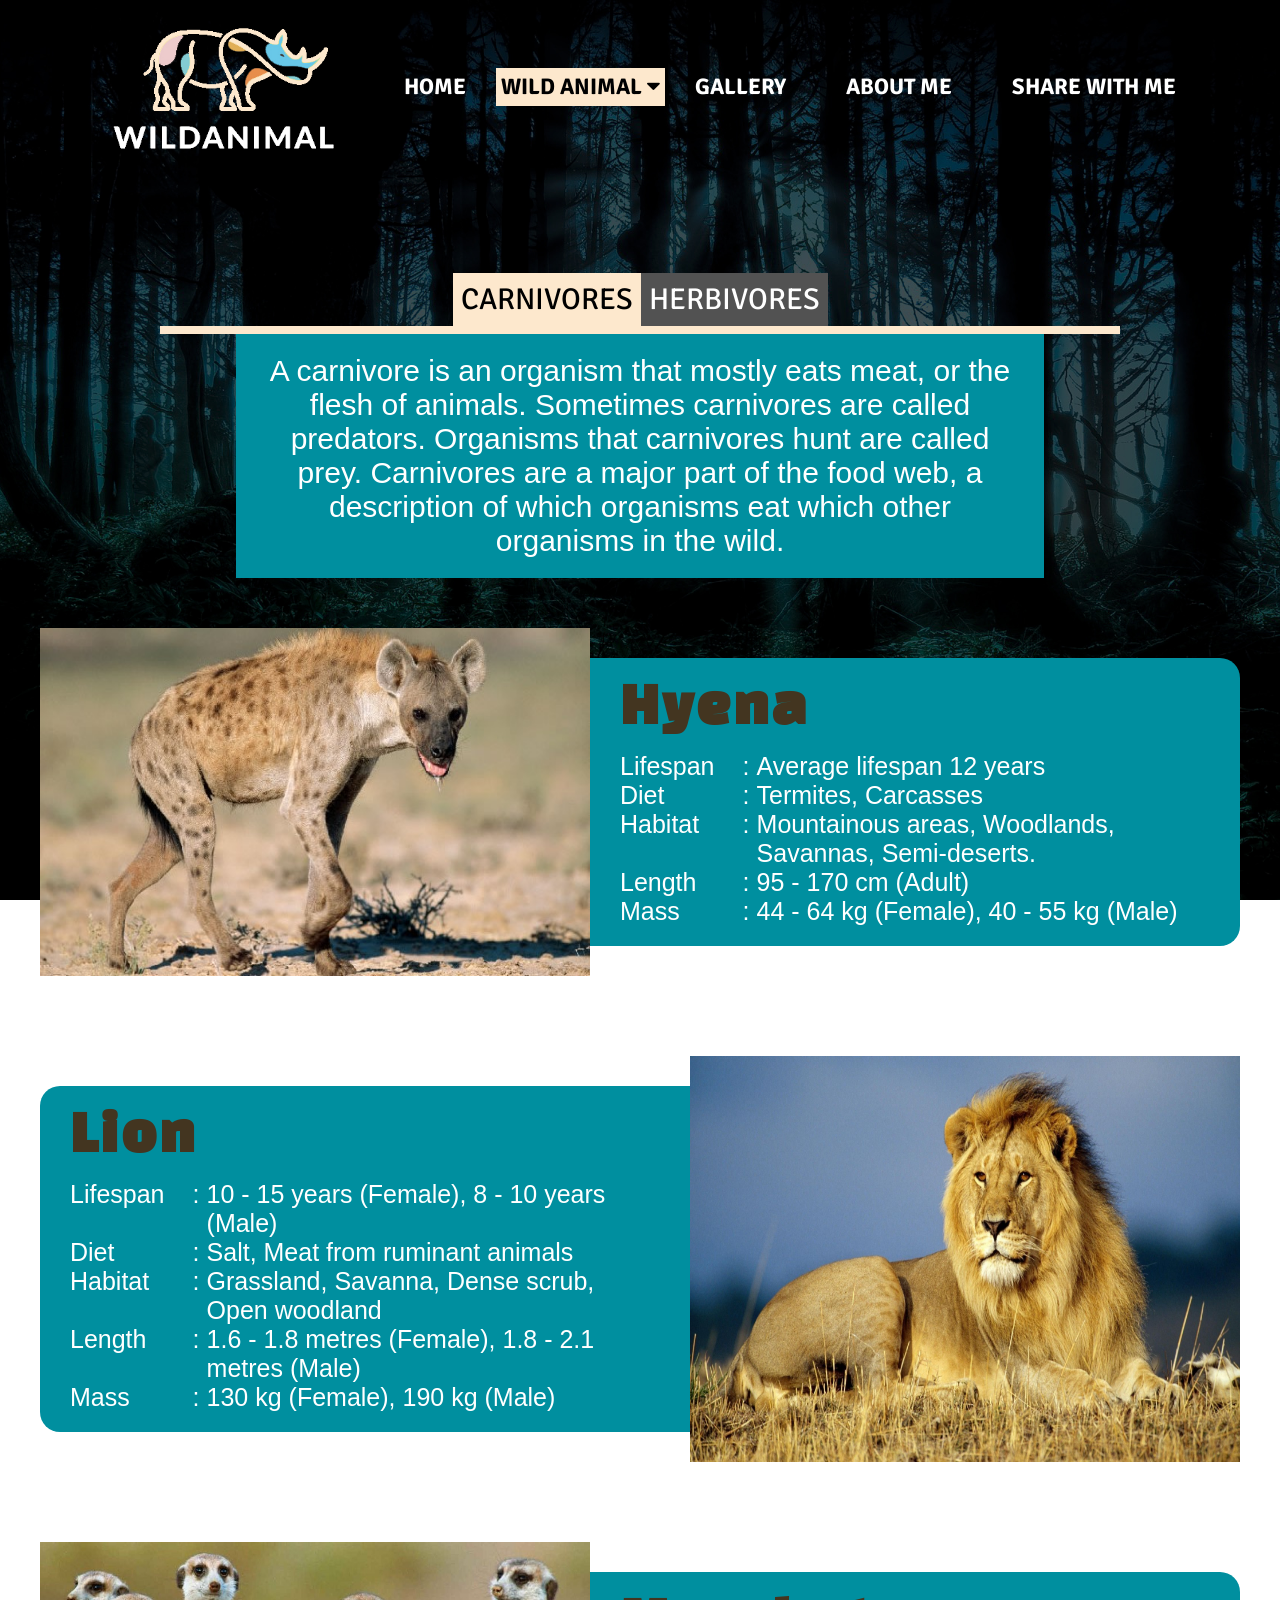
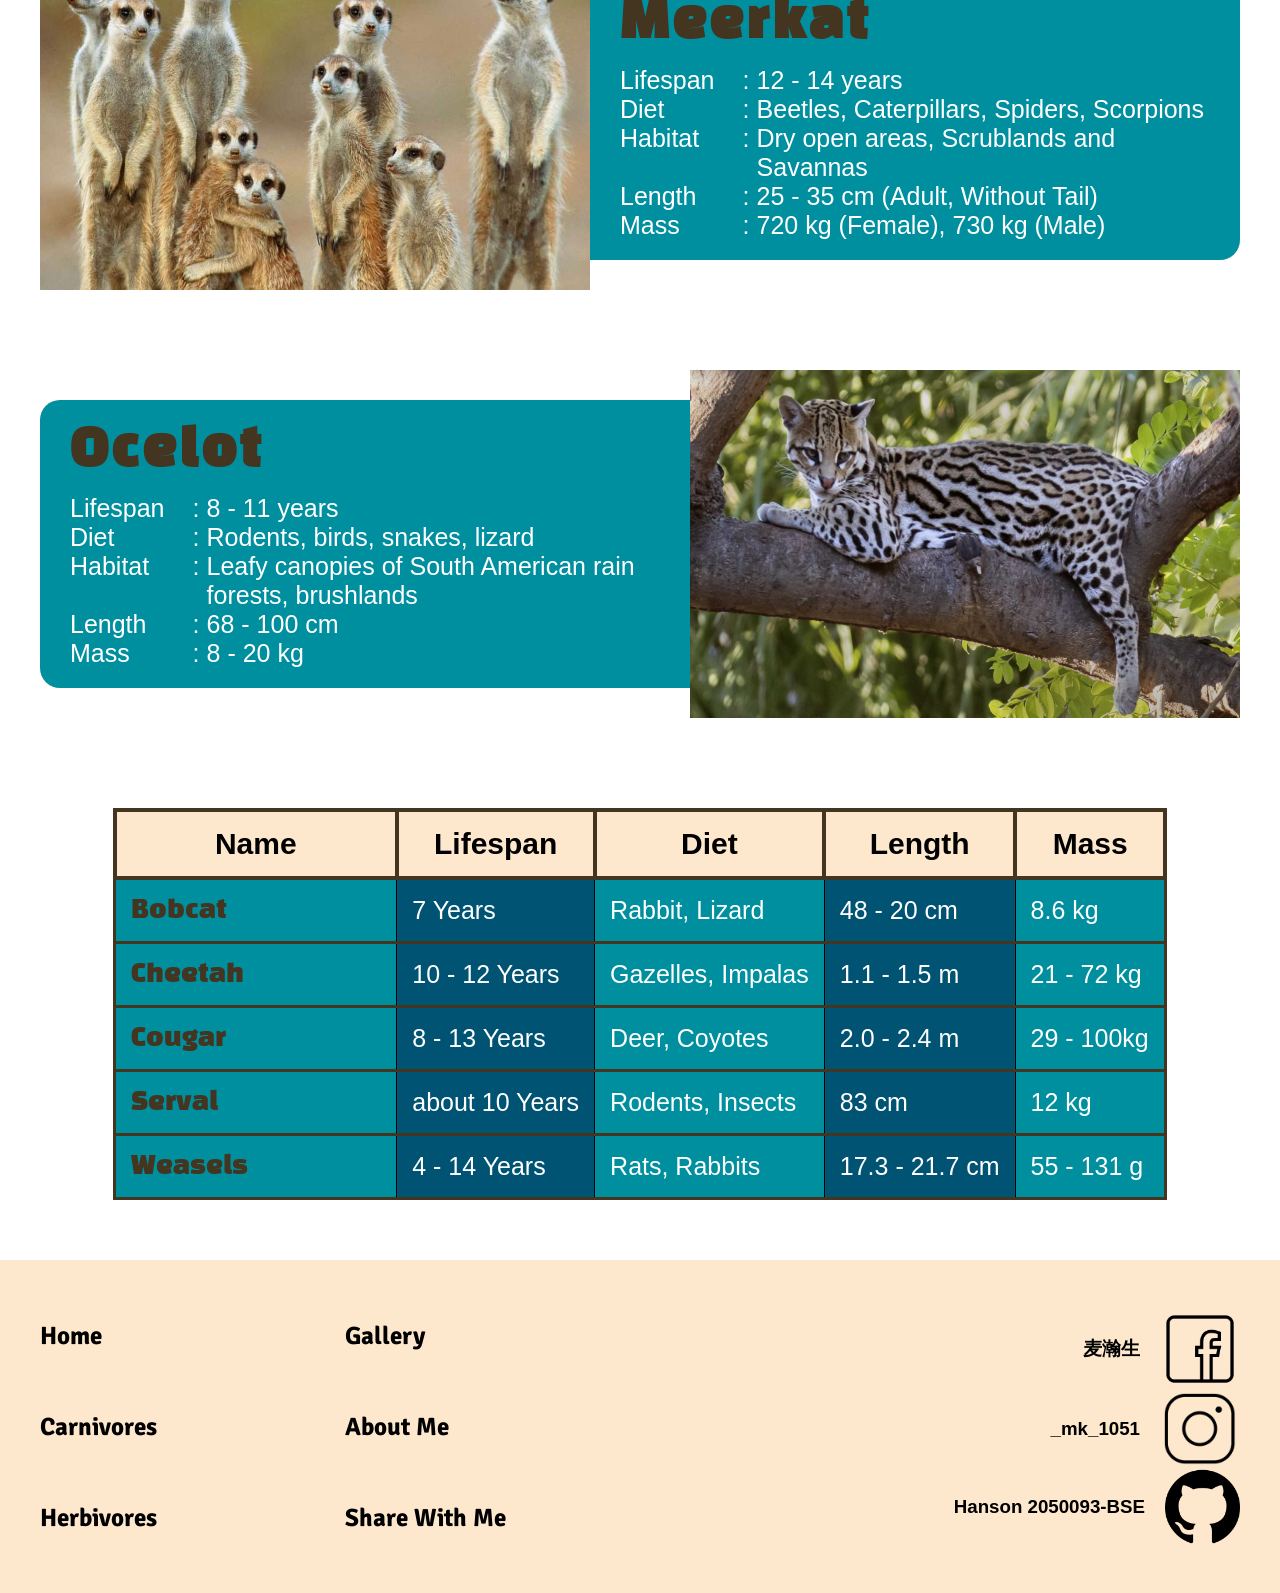
<file: wdesignproject/wildanimal_C.html>
<!-- Assignment -->
<!-- Mak Hon Sang (Hanson) -->
<!-- 2050093-BSE -->
<!DOCTYPE html>
<html>

<head>
    <title>WildAnimal</title>

    <meta charset="UTF-8">
    <meta name="viewport" content="width=device-width, initial-scale=1.0">

    <link rel="stylesheet" href="css/wildanimal_C_css.css">
    <link rel="stylesheet" href="css/footer_css.css">

    <!----Navibation Bar/Menu materials---->
    <link rel="stylesheet" href="css/navbar.css">
    <link rel="stylesheet" href="https://cdnjs.cloudflare.com/ajax/libs/font-awesome/4.7.0/css/font-awesome.min.css">
    <link rel="preconnect" href="https://fonts.googleapis.com">
    <link rel="preconnect" href="https://fonts.gstatic.com" crossorigin>
    <link href="https://fonts.googleapis.com/css2?family=Signika&display=swap" rel="stylesheet">

    <!--Animal Name (Font)-->
    <link rel="preconnect" href="https://fonts.googleapis.com">
    <link rel="preconnect" href="https://fonts.gstatic.com" crossorigin>
    <link href="https://fonts.googleapis.com/css2?family=Black+Han+Sans&display=swap" rel="stylesheet">

</head>

<body>
    <div class="body2">
        <div class="navbar">
            <div class="navlogo">
                <a href="index.html">
                    <img src="a_img/logo2.png" width="300px" height="auto">
                </a>
            </div>

            <!------------------Navigation bar (MOBILE)------------------>
            <div class="navbarmobile">
                <a href="javascript:void(0);" class="menumobile" onclick="myFunction()">
                    <i class="fa fa-bars icon"></i>
                </a>

                <div class="navlogomobile">
                    <img src="a_img/logo2.png" width="300px" height="auto">
                </div>
            </div>

            <div id="navtext">
                <a href="index.html">
                    <h3>HOME</h3>
                </a>

                <div class="dropdownWA">
                    <a href="javascript:void(0);">
                        <h3 class="navselected">WILD ANIMAL
                            <i class="fa fa-caret-down"></i>
                        </h3>
                    </a>
                    <div class="dropdowncontent">
                        <a href="wildanimal_C.html">CARNIVORES</a>
                        <a href="wildanimal_H.html">HERBIVORES</a>
                    </div>
                </div>

                <a href="gallery.html">
                    <h3>GALLERY</h3>
                </a>
                <a href="about_me.html">
                    <h3>ABOUT ME</h3>
                </a>
                <a href="share_with_me.html">
                    <h3>SHARE WITH ME</h3>
                </a>
            </div>
        </div>

        <div class="titleintro">
            <div class="titleWA-div">
                <div class="titleWA">
                    <a href="javascript:void(0);" class="currentWA">
                        CARNIVORES</a>
                    <a href="wildanimal_H.html">HERBIVORES</a>
                </div>
            </div>

            <div class="introduction-div">
                <div class="introduction">
                    A carnivore is an organism that mostly eats meat, or the flesh of animals. Sometimes carnivores are
                    called predators. Organisms that carnivores hunt are called prey. Carnivores are a major part of the
                    food web, a description of which organisms eat which other organisms in the wild.
                </div>
            </div>
        </div>

        <div class="animalinfowithpic">

            <!---------Animal 1 (odd)--------->
            <div class="animaloddandeven-div">
                <div class="animalodd">
                    <img src="a_img/carnivore/hyenas1.jpg">

                    <div class="animalinfo">
                        <h1 class="animalname">
                            Hyena</h1>

                        <div class="info-div">

                            <div class="info">
                                <div class="infortitle">
                                    Lifespan
                                    <div>:</div>
                                </div>
                                <div class="infodetail">
                                    Average lifespan 12 years
                                </div>
                            </div>

                            <div class="info">
                                <div class="infortitle">
                                    Diet
                                    <div>:</div>
                                </div>
                                <div class="infodetail">
                                    Termites, Carcasses
                                </div>
                            </div>

                            <div class="info">
                                <div class="infortitle">
                                    Habitat
                                    <div>:</div>
                                </div>
                                <div class="infodetail">
                                    Mountainous areas, Woodlands, Savannas, Semi-deserts.
                                </div>
                            </div>

                            <div class="info">
                                <div class="infortitle">
                                    Length
                                    <div>:</div>
                                </div>
                                <div class="infodetail">
                                    95 - 170 cm (Adult)
                                </div>
                            </div>

                            <div class="info">
                                <div class="infortitle">
                                    Mass
                                    <div>:</div>
                                </div>
                                <div class="infodetail">
                                    44 - 64 kg (Female), 40 - 55 kg (Male)
                                </div>
                            </div>


                        </div>
                    </div>

                </div>
            </div>
            <!--Animal 1(end)-->

            <!---------Animal 2 (even)--------->
            <div class="animaloddandeven-div">
                <div class="animaleven">

                    <img class="mobileanimalpic" src="a_img/carnivore/lion2.jpg">

                    <div class="animalinfo">
                        <h1 class="animalname">
                            Lion</h1>

                        <div class="info-div">

                            <div class="info">
                                <div class="infortitle">
                                    Lifespan
                                    <div>:</div>
                                </div>
                                <div class="infodetail">
                                    10 - 15 years (Female), 8 - 10 years (Male)
                                </div>
                            </div>

                            <div class="info">
                                <div class="infortitle">
                                    Diet
                                    <div>:</div>
                                </div>
                                <div class="infodetail">
                                    Salt, Meat from ruminant animals
                                </div>
                            </div>

                            <div class="info">
                                <div class="infortitle">
                                    Habitat
                                    <div>:</div>
                                </div>
                                <div class="infodetail">
                                    Grassland, Savanna, Dense scrub, Open woodland
                                </div>
                            </div>

                            <div class="info">
                                <div class="infortitle">
                                    Length
                                    <div>:</div>
                                </div>
                                <div class="infodetail">
                                    1.6 - 1.8 metres (Female), 1.8 - 2.1 metres (Male)
                                </div>
                            </div>

                            <div class="info">
                                <div class="infortitle">
                                    Mass
                                    <div>:</div>
                                </div>
                                <div class="infodetail">
                                    130 kg (Female), 190 kg (Male)
                                </div>
                            </div>

                        </div>
                    </div>

                    <img src="a_img/carnivore/lion2.jpg">

                </div>
            </div>
            <!--Animal 2(end)-->

            <!---------Animal 3 (odd)--------->
            <div class="animaloddandeven-div">
                <div class="animalodd">
                    <img src="a_img/carnivore/meerkat1.jpg">

                    <div class="animalinfo">
                        <h1 class="animalname">
                            Meerkat</h1>

                        <div class="info-div">

                            <div class="info">
                                <div class="infortitle">
                                    Lifespan
                                    <div>:</div>
                                </div>
                                <div class="infodetail">
                                    12 - 14 years
                                </div>
                            </div>

                            <div class="info">
                                <div class="infortitle">
                                    Diet
                                    <div>:</div>
                                </div>
                                <div class="infodetail">
                                    Beetles, Caterpillars, Spiders, Scorpions
                                </div>
                            </div>

                            <div class="info">
                                <div class="infortitle">
                                    Habitat
                                    <div>:</div>
                                </div>
                                <div class="infodetail">
                                    Dry open areas, Scrublands and Savannas
                                </div>
                            </div>

                            <div class="info">
                                <div class="infortitle">
                                    Length
                                    <div>:</div>
                                </div>
                                <div class="infodetail">
                                    25 - 35 cm (Adult, Without Tail)
                                </div>
                            </div>

                            <div class="info">
                                <div class="infortitle">
                                    Mass
                                    <div>:</div>
                                </div>
                                <div class="infodetail">
                                    720 kg (Female), 730 kg (Male)
                                </div>
                            </div>

                        </div>
                    </div>

                </div>
            </div>
            <!--Animal 3(end)-->

            <!---------Animal 4 (even)--------->
            <div class="animaloddandeven-div">
                <div class="animaleven">

                    <img class="mobileanimalpic" src="a_img/carnivore/ocelot1.jpg">

                    <div class="animalinfo">
                        <h1 class="animalname">
                            Ocelot</h1>

                        <div class="info-div">

                            <div class="info">
                                <div class="infortitle">
                                    Lifespan
                                    <div>:</div>
                                </div>
                                <div class="infodetail">
                                    8 - 11 years
                                </div>
                            </div>

                            <div class="info">
                                <div class="infortitle">
                                    Diet
                                    <div>:</div>
                                </div>
                                <div class="infodetail">
                                    Rodents, birds, snakes, lizard
                                </div>
                            </div>

                            <div class="info">
                                <div class="infortitle">
                                    Habitat
                                    <div>:</div>
                                </div>
                                <div class="infodetail">
                                    Leafy canopies of South American rain forests, brushlands
                                </div>
                            </div>

                            <div class="info">
                                <div class="infortitle">
                                    Length
                                    <div>:</div>
                                </div>
                                <div class="infodetail">
                                    68 - 100 cm
                                </div>
                            </div>

                            <div class="info">
                                <div class="infortitle">
                                    Mass
                                    <div>:</div>
                                </div>
                                <div class="infodetail">
                                    8 - 20 kg
                                </div>
                            </div>

                        </div>
                    </div>

                    <img src="a_img/carnivore/ocelot1.jpg">

                </div>
            </div>
            <!--Animal 4(end)-->

        </div>

        <div class="animaldetailtable">
            <table>
                <tr>
                    <th>Name</th>
                    <th>Lifespan</th>
                    <th>Diet</th>
                    <th class="hiddeninmobile">Length</th>
                    <th class="hiddeninmobile">Mass</th>
                </tr>
                <tr>
                    <td class="animalnametable">Bobcat</td>
                    <td class="td2">7 Years</td>
                    <td>Rabbit, Lizard</td>
                    <td class="td2 hiddeninmobile">48 - 20 cm</td>
                    <td class="hiddeninmobile">8.6 kg</td>
                </tr>
                <tr>
                    <td class="animalnametable">Cheetah</td>
                    <td class="td2">10 - 12 Years</td>
                    <td>Gazelles, Impalas</td>
                    <td class="td2 hiddeninmobile">1.1 - 1.5 m</td>
                    <td class="hiddeninmobile">21 - 72 kg</td>
                </tr>
                <tr>
                    <td class="animalnametable">Cougar</td>
                    <td class="td2">8 - 13 Years</td>
                    <td>Deer, Coyotes</td>
                    <td class="td2 hiddeninmobile">2.0 - 2.4 m</td>
                    <td class="hiddeninmobile">29 - 100kg</td>
                </tr>
                <tr>
                    <td class="animalnametable">Serval</td>
                    <td class="td2">about 10 Years</td>
                    <td>Rodents, Insects</td>
                    <td class="td2 hiddeninmobile">83 cm</td>
                    <td class="hiddeninmobile">12 kg</td>
                </tr>
                <tr>
                    <td class="animalnametable">Weasels</td>
                    <td class="td2">4 - 14 Years</td>
                    <td>Rats, Rabbits</td>
                    <td class="td2 hiddeninmobile">17.3 - 21.7 cm</td>
                    <td class="hiddeninmobile">55 - 131 g</td>
                </tr>
            </table>
        </div>

        <!------------------Footer------------------>
        <div class="footer">
            <div class="shortcut-div">
                <div class=" shortcut">
                    <div class="shourcutleft">
                        <div class="shortcutfooter">
                            <a href="index.html">
                                <h1>Home</h1>
                            </a>
                        </div>
                        <div class="shortcutfooter">
                            <a href="wildanimal_C.html">
                                <h1>Carnivores</h1>
                            </a>
                        </div>
                        <div class="shortcutfooter">
                            <a href="wildanimal_H.html">
                                <h1>Herbivores</h1>
                            </a>
                        </div>
                    </div>
                    <div class="shortcutright">
                        <div class="shortcutfooter">
                            <a href="gallery.html">
                                <h1>Gallery</h1>
                            </a>
                        </div>
                        <div class="shortcutfooter">
                            <a href="about_me.html">
                                <h1>About Me</h1>
                            </a>
                        </div>
                        <div class="shortcutfooter">
                            <a href="share_with_me.html">
                                <h1>Share With Me</h1>
                            </a>
                        </div>
                    </div>
                </div>
            </div>

            <div class="contact-div">
                <div class="contact">
                    <div class="facebook">
                        <a href="https://web.facebook.com/profile.php?id=100007432062644" target="_new">
                            <h3>麦瀚生</h3>
                            <img src="a_img/fb_logo.png" width="80px">
                        </a>
                    </div>
                    <div class="instagram">
                        <a href="https://www.instagram.com/_mk_1051/" target="_new">
                            <h3>_mk_1051</h3>
                            <img src="a_img/ig_logo.jpg" width="80px">
                        </a>
                    </div>
                    <div class="github">
                        <a href="https://hanson1030.github.io/" target="_new">
                            <h3>Hanson 2050093-BSE</h3>
                            <img src="a_img/github_logo.png" width="75px">
                        </a>
                    </div>
                </div>
            </div>


            <div class="contactmobile">
                <div class="facebook">
                    <a href="https://web.facebook.com/profile.php?id=100007432062644" target="_new">
                        <img src="a_img/fb_logo.png" width="80px">
                        <h3>麦瀚生</h3>
                    </a>
                </div>
                <div class="instagram">
                    <a href="https://www.instagram.com/_mk_1051/" target="_new">
                        <img src="a_img/ig_logo.jpg" width="80px">
                        <h3>_mk_1051</h3>
                    </a>
                </div>
                <div class="github">
                    <a href="https://hanson1030.github.io/" target="_new">
                        <img src="a_img/github_logo.png" width="75px">
                        <h3>Hanson 2050093-BSE</h3>
                    </a>
                </div>
            </div>
        </div>


    </div>

    <!-------Mobile Menu (Java Script)------->
    <script>
        function myFunction() {
            var x = document.getElementById("navtext");
            if (x.style.display === "block") {
                x.style.display = "none";
            } else {
                x.style.display = "block";
            }
        }
    </script>
</body>

</html>
</file>
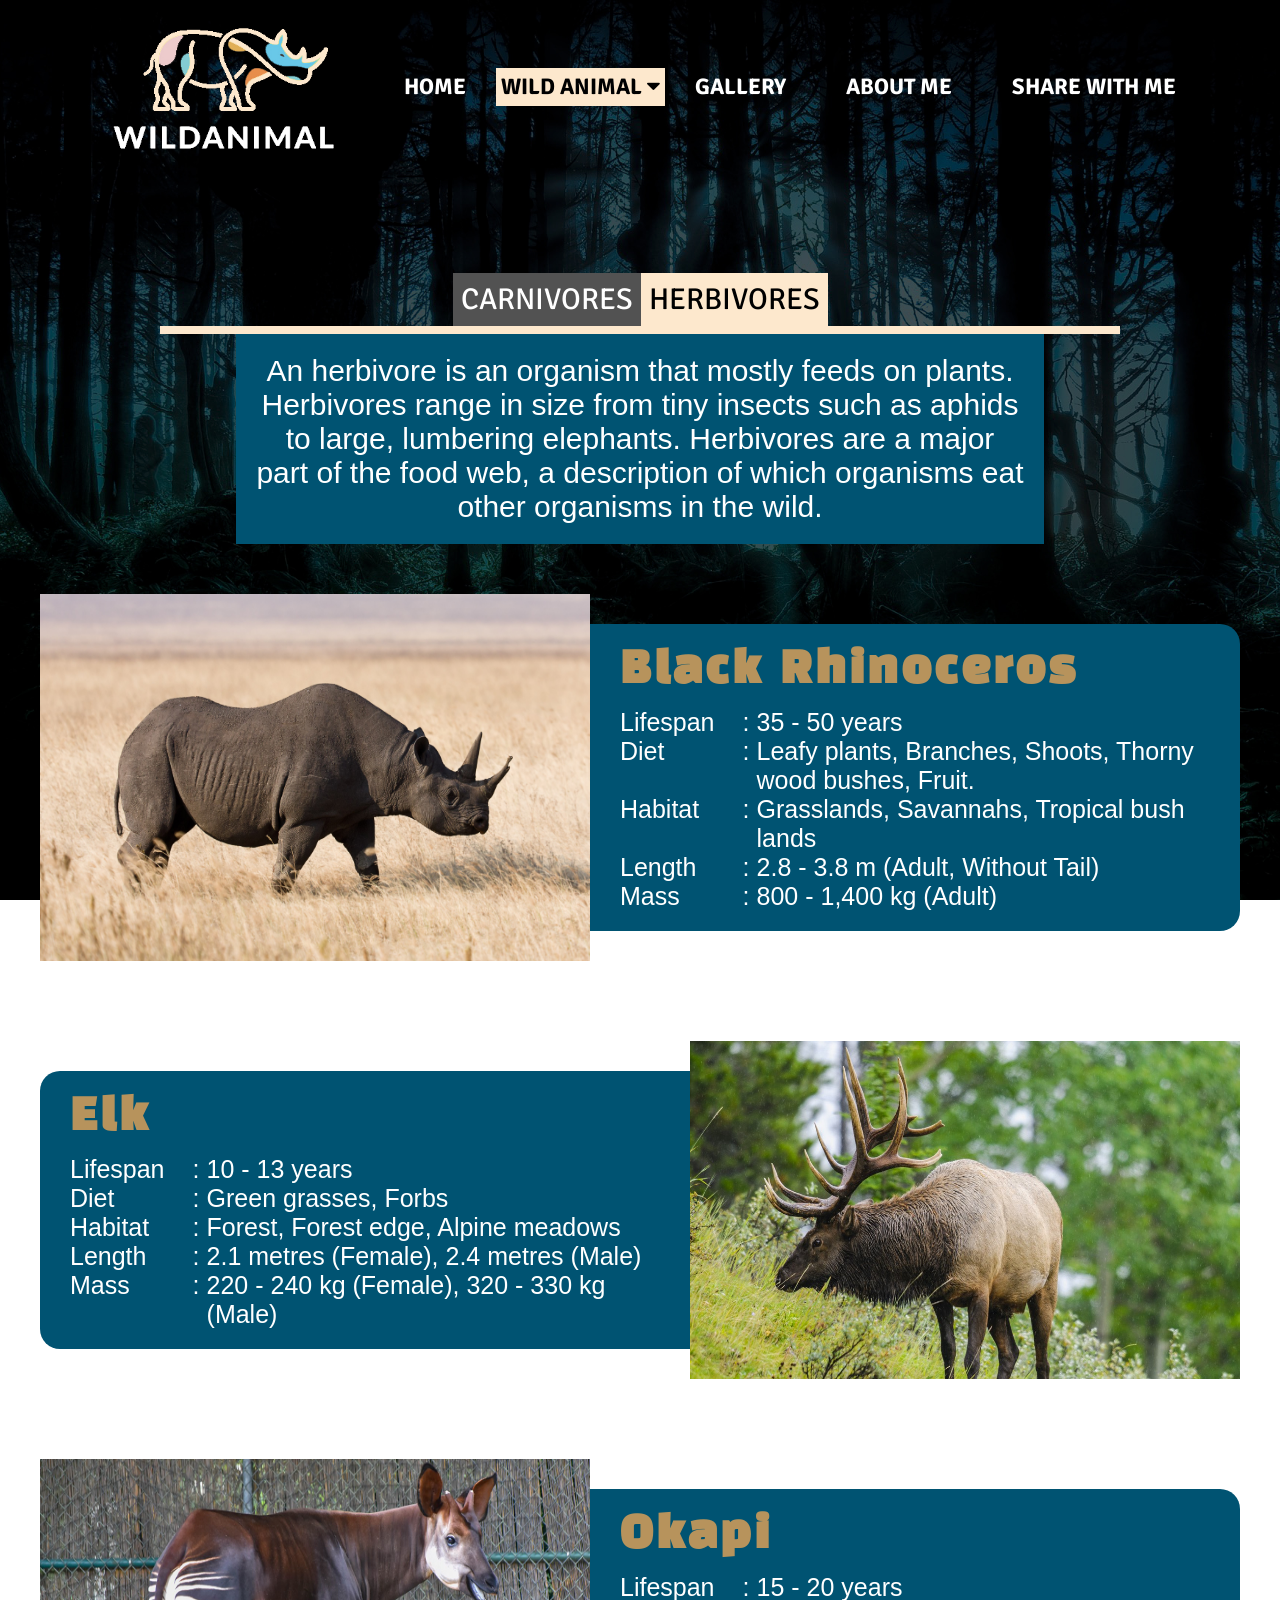
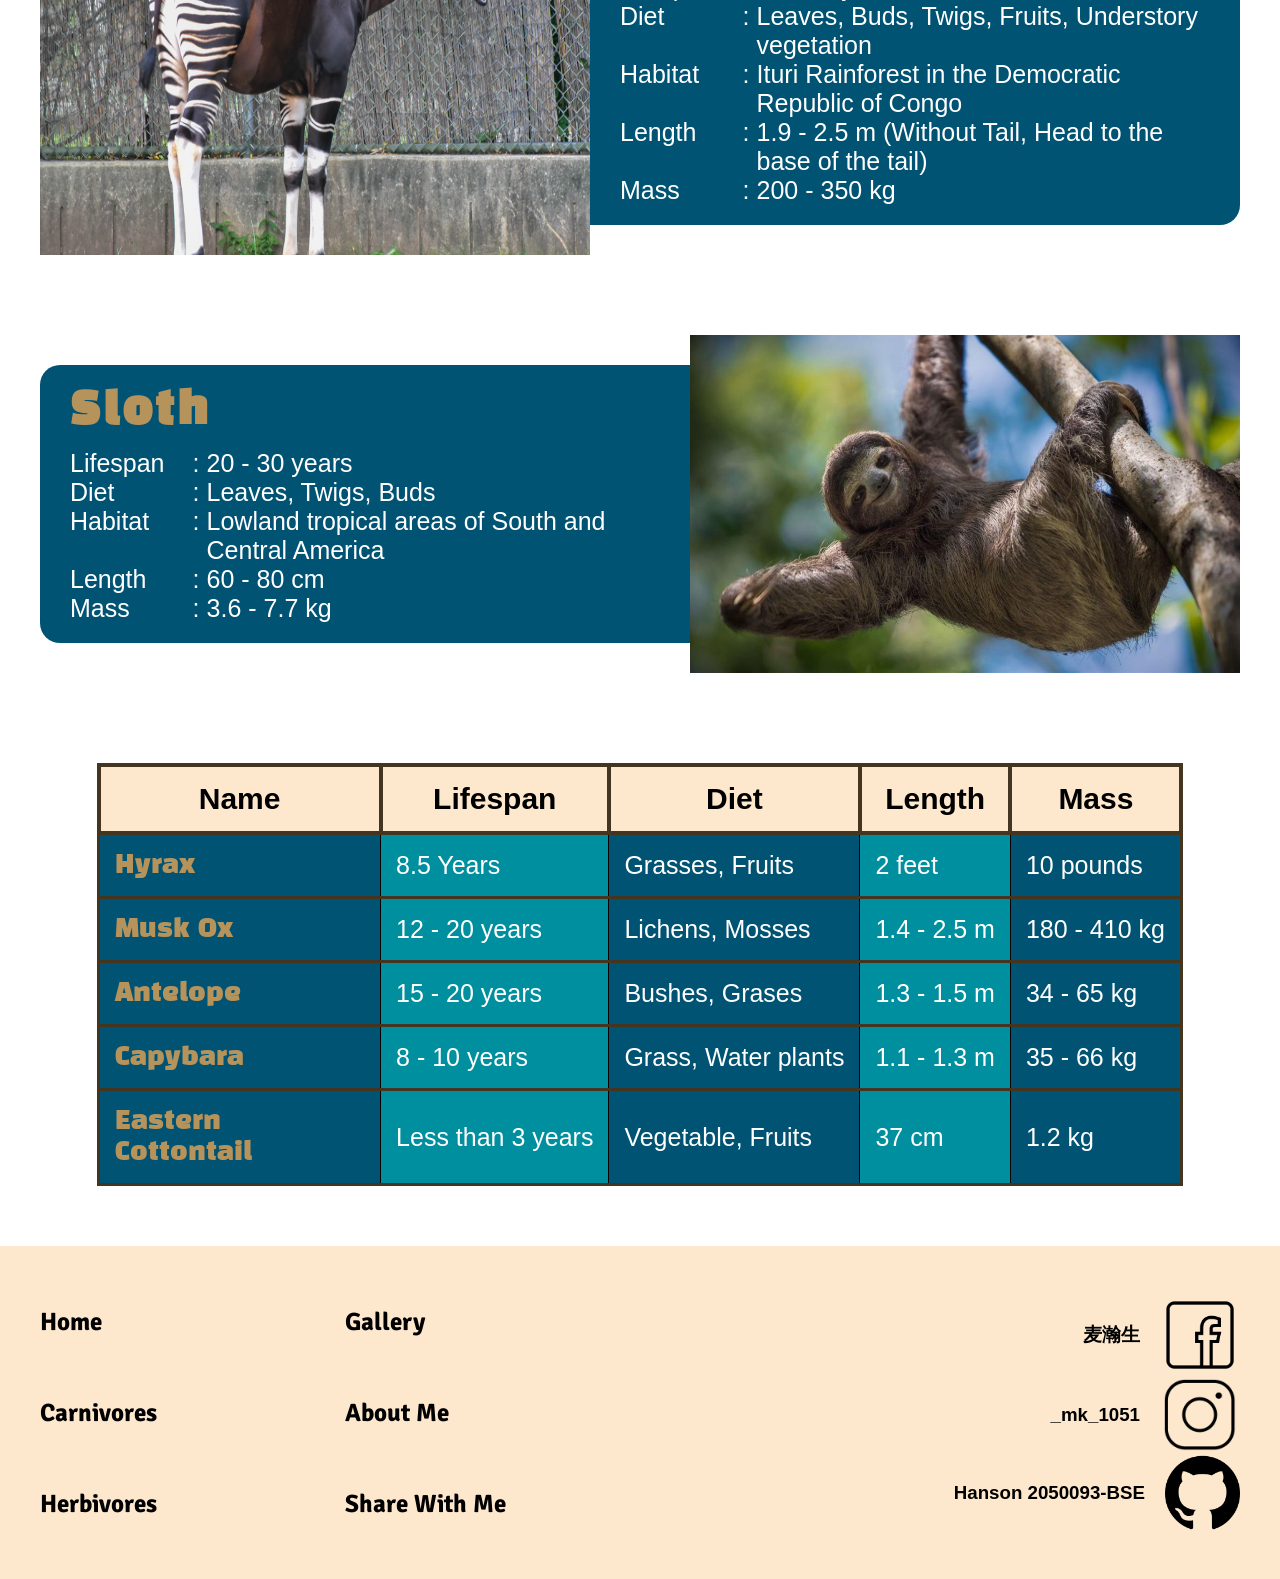
<file: wdesignproject/wildanimal_H.html>
<!-- Assignment -->
<!-- Mak Hon Sang (Hanson) -->
<!-- 2050093-BSE -->
<!DOCTYPE html>
<html>

<head>
    <title>WildAnimal</title>

    <meta charset="UTF-8">
    <meta name="viewport" content="width=device-width, initial-scale=1.0">

    <link rel="stylesheet" href="css/wildanimal_H_css.css">
    <link rel="stylesheet" href="css/footer_css.css">
    <!----Navibation Bar/Menu materials---->
    <link rel="stylesheet" href="css/navbar.css">
    <link rel="stylesheet" href="https://cdnjs.cloudflare.com/ajax/libs/font-awesome/4.7.0/css/font-awesome.min.css">
    <link rel="preconnect" href="https://fonts.googleapis.com">
    <link rel="preconnect" href="https://fonts.gstatic.com" crossorigin>
    <link href="https://fonts.googleapis.com/css2?family=Signika&display=swap" rel="stylesheet">

    <!--Animal Name (Font)-->
    <link rel="preconnect" href="https://fonts.googleapis.com">
    <link rel="preconnect" href="https://fonts.gstatic.com" crossorigin>
    <link href="https://fonts.googleapis.com/css2?family=Black+Han+Sans&display=swap" rel="stylesheet">
</head>

<body>
    <div class="body2">
        <div class="navbar">
            <div class="navlogo">
                <a href="index.html">
                    <img src="a_img/logo2.png" width="300px" height="auto">
                </a>
            </div>

            <!------------------Navigation bar (MOBILE)------------------>
            <div class="navbarmobile">
                <a href="javascript:void(0);" class="menumobile" onclick="myFunction()">
                    <i class="fa fa-bars icon"></i>
                </a>

                <div class="navlogomobile">
                    <img src="a_img/logo2.png" width="300px" height="auto">
                </div>
            </div>

            <div id="navtext">
                <a href="index.html">
                    <h3>HOME</h3>
                </a>

                <div class="dropdownWA">
                    <a href="javascript:void(0);">
                        <h3 class="navselected">WILD ANIMAL
                            <i class="fa fa-caret-down"></i>
                        </h3>
                    </a>
                    <div class="dropdowncontent">
                        <a href="wildanimal_C.html">CARNIVORES</a>
                        <a href="wildanimal_H.html">HERBIVORES</a>
                    </div>
                </div>

                <a href="gallery.html">
                    <h3>GALLERY</h3>
                </a>
                <a href="about_me.html">
                    <h3>ABOUT ME</h3>
                </a>
                <a href="share_with_me.html">
                    <h3>SHARE WITH ME</h3>
                </a>
            </div>
        </div>

        <div class="titleintro">
            <div class="titleWA-div">
                <div class="titleWA">
                    <a href="wildanimal_C.html">CARNIVORES</a>
                    <a href="javascript:void(0);" class="currentWA">
                        HERBIVORES</a>
                </div>
            </div>

            <div class="introduction-div">
                <div class="introduction">
                    An herbivore is an organism that mostly feeds on plants. Herbivores range in size from tiny insects
                    such as aphids to large, lumbering elephants. Herbivores are a major part of the food web, a
                    description of which organisms eat other organisms in the wild.
                </div>
            </div>
        </div>

        <div class="animalinfowithpic">

            <!---------Animal 1 (odd)--------->
            <div class="animaloddandeven-div">
                <div class="animalodd">
                    <img src="a_img/herbivore/black_rhino1.jpg">

                    <div class="animalinfo">
                        <h1 class="animalname">
                            Black Rhinoceros</h1>

                        <div class="info-div">

                            <div class="info">
                                <div class="infortitle">
                                    Lifespan
                                    <div>:</div>
                                </div>
                                <div class="infodetail">
                                    35 - 50 years
                                </div>
                            </div>

                            <div class="info">
                                <div class="infortitle">
                                    Diet
                                    <div>:</div>
                                </div>
                                <div class="infodetail">
                                    Leafy plants, Branches, Shoots, Thorny wood bushes, Fruit.
                                </div>
                            </div>

                            <div class="info">
                                <div class="infortitle">
                                    Habitat
                                    <div>:</div>
                                </div>
                                <div class="infodetail">
                                    Grasslands, Savannahs, Tropical bush lands
                                </div>
                            </div>

                            <div class="info">
                                <div class="infortitle">
                                    Length
                                    <div>:</div>
                                </div>
                                <div class="infodetail">
                                    2.8 - 3.8 m (Adult, Without Tail)
                                </div>
                            </div>

                            <div class="info">
                                <div class="infortitle">
                                    Mass
                                    <div>:</div>
                                </div>
                                <div class="infodetail">
                                    800 - 1,400 kg (Adult)
                                </div>
                            </div>


                        </div>
                    </div>

                </div>
            </div>
            <!--Animal 1(end)-->

            <!---------Animal 2 (even)--------->
            <div class="animaloddandeven-div">
                <div class="animaleven">

                    <img class="mobileanimalpic" src="a_img/herbivore/elk1.jpg">

                    <div class="animalinfo">
                        <h1 class="animalname">
                            Elk</h1>

                        <div class="info-div">

                            <div class="info">
                                <div class="infortitle">
                                    Lifespan
                                    <div>:</div>
                                </div>
                                <div class="infodetail">
                                    10 - 13 years
                                </div>
                            </div>

                            <div class="info">
                                <div class="infortitle">
                                    Diet
                                    <div>:</div>
                                </div>
                                <div class="infodetail">
                                    Green grasses, Forbs
                                </div>
                            </div>

                            <div class="info">
                                <div class="infortitle">
                                    Habitat
                                    <div>:</div>
                                </div>
                                <div class="infodetail">
                                    Forest, Forest edge, Alpine meadows
                                </div>
                            </div>

                            <div class="info">
                                <div class="infortitle">
                                    Length
                                    <div>:</div>
                                </div>
                                <div class="infodetail">
                                    2.1 metres (Female), 2.4 metres (Male)
                                </div>
                            </div>

                            <div class="info">
                                <div class="infortitle">
                                    Mass
                                    <div>:</div>
                                </div>
                                <div class="infodetail">
                                    220 - 240 kg (Female), 320 - 330 kg (Male)
                                </div>
                            </div>

                        </div>
                    </div>

                    <img src="a_img/herbivore/elk1.jpg">

                </div>
            </div>
            <!--Animal 2(end)-->

            <!---------Animal 3 (odd)--------->
            <div class="animaloddandeven-div">
                <div class="animalodd">
                    <img src="a_img/herbivore/okapi1.jpg">

                    <div class="animalinfo">
                        <h1 class="animalname">
                            Okapi</h1>

                        <div class="info-div">

                            <div class="info">
                                <div class="infortitle">
                                    Lifespan
                                    <div>:</div>
                                </div>
                                <div class="infodetail">
                                    15 - 20 years
                                </div>
                            </div>

                            <div class="info">
                                <div class="infortitle">
                                    Diet
                                    <div>:</div>
                                </div>
                                <div class="infodetail">
                                    Leaves, Buds, Twigs, Fruits, Understory vegetation
                                </div>
                            </div>

                            <div class="info">
                                <div class="infortitle">
                                    Habitat
                                    <div>:</div>
                                </div>
                                <div class="infodetail">
                                    Ituri Rainforest in the Democratic Republic of Congo
                                </div>
                            </div>

                            <div class="info">
                                <div class="infortitle">
                                    Length
                                    <div>:</div>
                                </div>
                                <div class="infodetail">
                                    1.9 - 2.5 m (Without Tail, Head to
                                    the base of the tail)
                                </div>
                            </div>

                            <div class="info">
                                <div class="infortitle">
                                    Mass
                                    <div>:</div>
                                </div>
                                <div class="infodetail">
                                    200 - 350 kg
                                </div>
                            </div>

                        </div>
                    </div>

                </div>
            </div>
            <!--Animal 3(end)-->

            <!---------Animal 4 (even)--------->
            <div class="animaloddandeven-div">
                <div class="animaleven">

                    <img class="mobileanimalpic" src="a_img/herbivore/sloth1.jpg">

                    <div class="animalinfo">
                        <h1 class="animalname">
                            Sloth</h1>

                        <div class="info-div">

                            <div class="info">
                                <div class="infortitle">
                                    Lifespan
                                    <div>:</div>
                                </div>
                                <div class="infodetail">
                                    20 - 30 years
                                </div>
                            </div>

                            <div class="info">
                                <div class="infortitle">
                                    Diet
                                    <div>:</div>
                                </div>
                                <div class="infodetail">
                                    Leaves, Twigs, Buds
                                </div>
                            </div>

                            <div class="info">
                                <div class="infortitle">
                                    Habitat
                                    <div>:</div>
                                </div>
                                <div class="infodetail">
                                    Lowland tropical areas of South and Central America
                                </div>
                            </div>

                            <div class="info">
                                <div class="infortitle">
                                    Length
                                    <div>:</div>
                                </div>
                                <div class="infodetail">
                                    60 - 80 cm
                                </div>
                            </div>

                            <div class="info">
                                <div class="infortitle">
                                    Mass
                                    <div>:</div>
                                </div>
                                <div class="infodetail">
                                    3.6 - 7.7 kg
                                </div>
                            </div>

                        </div>
                    </div>

                    <img src="a_img/herbivore/sloth1.jpg">

                </div>
            </div>
            <!--Animal 4(end)-->

        </div>

        <div class="animaldetailtable">
            <table>
                <tr>
                    <th>Name</th>
                    <th>Lifespan</th>
                    <th>Diet</th>
                    <th class="hiddeninmobile">Length</th>
                    <th class="hiddeninmobile">Mass</th>
                </tr>
                <tr>
                    <td class="animalnametable">Hyrax</td>
                    <td class="td2">8.5 Years</td>
                    <td>Grasses, Fruits</td>
                    <td class="td2 hiddeninmobile">2 feet</td>
                    <td class="hiddeninmobile">10 pounds</td>
                </tr>
                <tr>
                    <td class="animalnametable">Musk Ox</td>
                    <td class="td2">12 - 20 years</td>
                    <td>Lichens, Mosses</td>
                    <td class="td2 hiddeninmobile">1.4 - 2.5 m</td>
                    <td class="hiddeninmobile">180 - 410 kg</td>
                </tr>
                <tr>
                    <td class="animalnametable">Antelope</td>
                    <td class="td2">15 - 20 years</td>
                    <td>Bushes, Grases</td>
                    <td class="td2 hiddeninmobile">1.3 - 1.5 m</td>
                    <td class="hiddeninmobile">34 - 65 kg</td>
                </tr>
                <tr>
                    <td class="animalnametable">Capybara</td>
                    <td class="td2">8 - 10 years</td>
                    <td>Grass, Water plants</td>
                    <td class="td2 hiddeninmobile">1.1 - 1.3 m</td>
                    <td class="hiddeninmobile">35 - 66 kg</td>
                </tr>
                <tr>
                    <td class="animalnametable">Eastern Cottontail</td>
                    <td class="td2">Less than 3 years</td>
                    <td>Vegetable, Fruits</td>
                    <td class="td2 hiddeninmobile">37 cm</td>
                    <td class="hiddeninmobile">1.2 kg</td>
                </tr>
            </table>
        </div>

        <!------------------Footer------------------>
        <div class="footer">
            <div class="shortcut-div">
                <div class=" shortcut">
                    <div class="shourcutleft">
                        <div class="shortcutfooter">
                            <a href="index.html">
                                <h1>Home</h1>
                            </a>
                        </div>
                        <div class="shortcutfooter">
                            <a href="wildanimal_C.html">
                                <h1>Carnivores</h1>
                            </a>
                        </div>
                        <div class="shortcutfooter">
                            <a href="wildanimal_H.html">
                                <h1>Herbivores</h1>
                            </a>
                        </div>
                    </div>
                    <div class="shortcutright">
                        <div class="shortcutfooter">
                            <a href="gallery.html">
                                <h1>Gallery</h1>
                            </a>
                        </div>
                        <div class="shortcutfooter">
                            <a href="about_me.html">
                                <h1>About Me</h1>
                            </a>
                        </div>
                        <div class="shortcutfooter">
                            <a href="share_with_me.html">
                                <h1>Share With Me</h1>
                            </a>
                        </div>
                    </div>
                </div>
            </div>

            <div class="contact-div">
                <div class="contact">
                    <div class="facebook">
                        <a href="https://web.facebook.com/profile.php?id=100007432062644" target="_new">
                            <h3>麦瀚生</h3>
                            <img src="a_img/fb_logo.png" width="80px">
                        </a>
                    </div>
                    <div class="instagram">
                        <a href="https://www.instagram.com/_mk_1051/" target="_new">
                            <h3>_mk_1051</h3>
                            <img src="a_img/ig_logo.jpg" width="80px">
                        </a>
                    </div>
                    <div class="github">
                        <a href="https://hanson1030.github.io/" target="_new">
                            <h3>Hanson 2050093-BSE</h3>
                            <img src="a_img/github_logo.png" width="75px">
                        </a>
                    </div>
                </div>
            </div>


            <div class="contactmobile">
                <div class="facebook">
                    <a href="https://web.facebook.com/profile.php?id=100007432062644" target="_new">
                        <img src="a_img/fb_logo.png" width="80px">
                        <h3>麦瀚生</h3>
                    </a>
                </div>
                <div class="instagram">
                    <a href="https://www.instagram.com/_mk_1051/" target="_new">
                        <img src="a_img/ig_logo.jpg" width="80px">
                        <h3>_mk_1051</h3>
                    </a>
                </div>
                <div class="github">
                    <a href="https://hanson1030.github.io/" target="_new">
                        <img src="a_img/github_logo.png" width="75px">
                        <h3>Hanson 2050093-BSE</h3>
                    </a>
                </div>
            </div>
        </div>


    </div>
    <!-------Mobile Menu (Java Script)------->
    <script>
        function myFunction() {
            var x = document.getElementById("navtext");
            if (x.style.display === "block") {
                x.style.display = "none";
            } else {
                x.style.display = "block";
            }
        }
    </script>
</body>

</html>
</file>
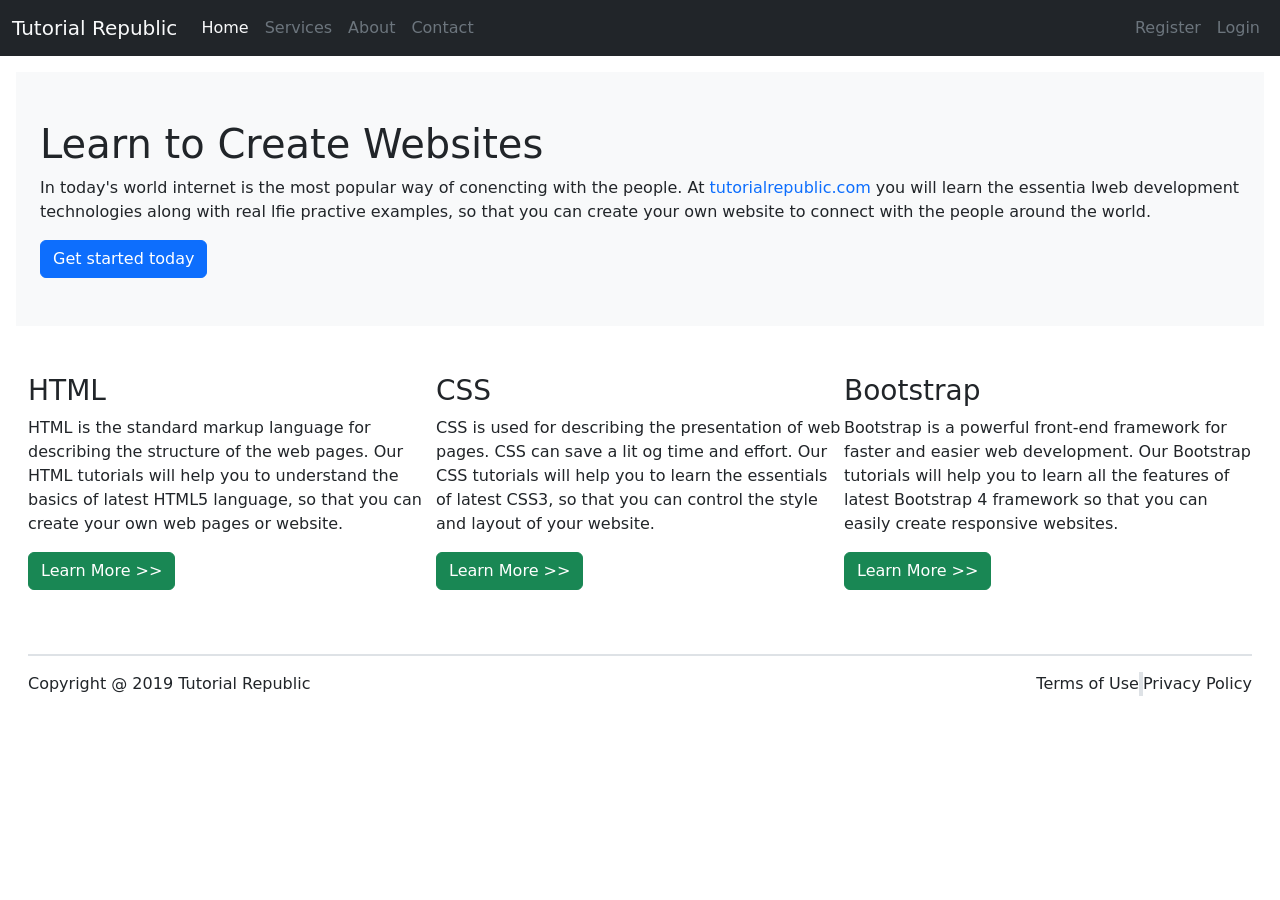
<file: week1/exercise1.html>
<!DOCTYPE html>
<html>

<head>
    <link href="https://cdn.jsdelivr.net/npm/bootstrap@5.1.2/dist/css/bootstrap.min.css" rel="stylesheet"
        integrity="sha384-uWxY/CJNBR+1zjPWmfnSnVxwRheevXITnMqoEIeG1LJrdI0GlVs/9cVSyPYXdcSF" crossorigin="anonymous" />

    <title>Exercise 1</title>
</head>

<body>
    <nav class="navbar navbar-expand-lg navbar-dark navbar-md-light bg-dark">
        <div class="container-fluid">
            <a class="navbar-brand text-light" href="#">Tutorial Republic</a>
            <button class="navbar-toggler" type="button" data-bs-toggle="collapse"
                data-bs-target="#navbarSupportedContent" aria-controls="navbarSupportedContent" aria-expanded="false"
                aria-label="Toggle navigation">
                <span class="navbar-toggler-icon"></span>
            </button>
            <div class="collapse navbar-collapse" id="navbarSupportedContent">
                <ul class="navbar-nav me-auto mb-2 mb-lg-0">
                    <li class="nav-item">
                        <a class="nav-link active text-light" aria-current="page" href="#">Home</a>
                    </li>
                    <li class="nav-item">
                        <a class="nav-link text-secondary" href="#">Services</a>
                    </li>
                    <li class="nav-item">
                        <a class="nav-link text-secondary" href="#">About</a>
                    </li>
                    <li class="nav-item">
                        <a class="nav-link text-secondary" href="#">Contact</a>
                    </li>
                </ul>
                <div class="navbar-nav mb-2 mb-lg-0">
                    <li class="nav-item">
                        <a class="nav-link text-secondary" href="#">Register</a>
                    </li>
                    <li class="nav-item">
                        <a class="nav-link text-secondary" href="#">Login</a>
                    </li>
                </div>
            </div>
        </div>
    </nav>

    <div class="p-4 py-5 m-3 bg-light">
        <h1>Learn to Create Websites</h1>
        <p>
            In today's world internet is the most popular way of conencting with the
            people. At
            <a class="text-decoration-none" href="#">tutorialrepublic.com</a> you
            will learn the essentia lweb development technologies along with real
            lfie practive examples, so that you can create your own website to
            connect with the people around the world.
        </p>
        <button type="button" class="btn btn-primary" data-bs-toggle="modal" data-bs-target="#exampleModal">
            Get started today
        </button>
        <!-- Modal -->
        <div class="modal fade" id="exampleModal" tabindex="-1" aria-labelledby="exampleModalLabel" aria-hidden="true">
            <div class="modal-dialog">
                <div class="modal-content">
                    <div class="modal-header">
                        <h5 class="modal-title" id="exampleModalLabel">Modal title</h5>
                        <button type="button" class="btn-close" data-bs-dismiss="modal" aria-label="Close"></button>
                    </div>
                    <div class="modal-body">
                        Welcome!
                    </div>
                    <div class="modal-footer">
                        <button type="button" class="btn btn-secondary" data-bs-dismiss="modal">Close</button>
                        <button type="button" class="btn btn-primary">Save changes</button>
                    </div>
                </div>
            </div>
        </div>
    </div>

    <div class="container-fluid pt-3">
        <div class="row d-flex justify-content-evenly border-bottom border-2 m-3 pb-5">
            <div class="col-sm mb-3 p-0">
                <h3>HTML</h3>
                <p>
                    HTML is the standard markup language for describing the structure of
                    the web pages. Our HTML tutorials will help you to understand the
                    basics of latest HTML5 language, so that you can create your own web
                    pages or website.
                </p>
                <button type="button" class="btn btn-success">Learn More >></button>
            </div>
            <div class="col-sm mb-3 p-0">
                <h3>CSS</h3>
                <p>
                    CSS is used for describing the presentation of web pages. CSS can
                    save a lit og time and effort. Our CSS tutorials will help you to
                    learn the essentials of latest CSS3, so that you can control the
                    style and layout of your website.
                </p>
                <button type="button" class="btn btn-success">Learn More >></button>
            </div>
            <div class="col-sm mb-3 p-0">
                <h3>Bootstrap</h3>
                <p>
                    Bootstrap is a powerful front-end framework for faster and easier
                    web development. Our Bootstrap tutorials will help you to learn all
                    the features of latest Bootstrap 4 framework so that you can easily
                    create responsive websites.
                </p>
                <button type="button" class="btn btn-success">Learn More >></button>
            </div>
        </div>
    </div>


    <div class="container-fluid">
        <div class="d-flex justify-content-between my-3 m-3">
            <div class="">Copyright @ 2019 Tutorial Republic</div>
            <div class="d-flex mb-2 mb-lg-0 text-end">
                <a class="nav-link text-dark pt-0 pb-0 border-end border-4" href="#">Terms of Use</a>
                <a class="nav-link text-dark pt-0 pb-0 pe-0" href="#">Privacy Policy</a>
            </div>
        </div>
    </div>



    <script src="https://cdn.jsdelivr.net/npm/bootstrap@5.1.2/dist/js/bootstrap.bundle.min.js"
        integrity="sha384-kQtW33rZJAHjgefvhyyzcGF3C5TFyBQBA13V1RKPf4uH+bwyzQxZ6CmMZHmNBEfJ"
        crossorigin="anonymous"></script>

</body>

</html>
</file>
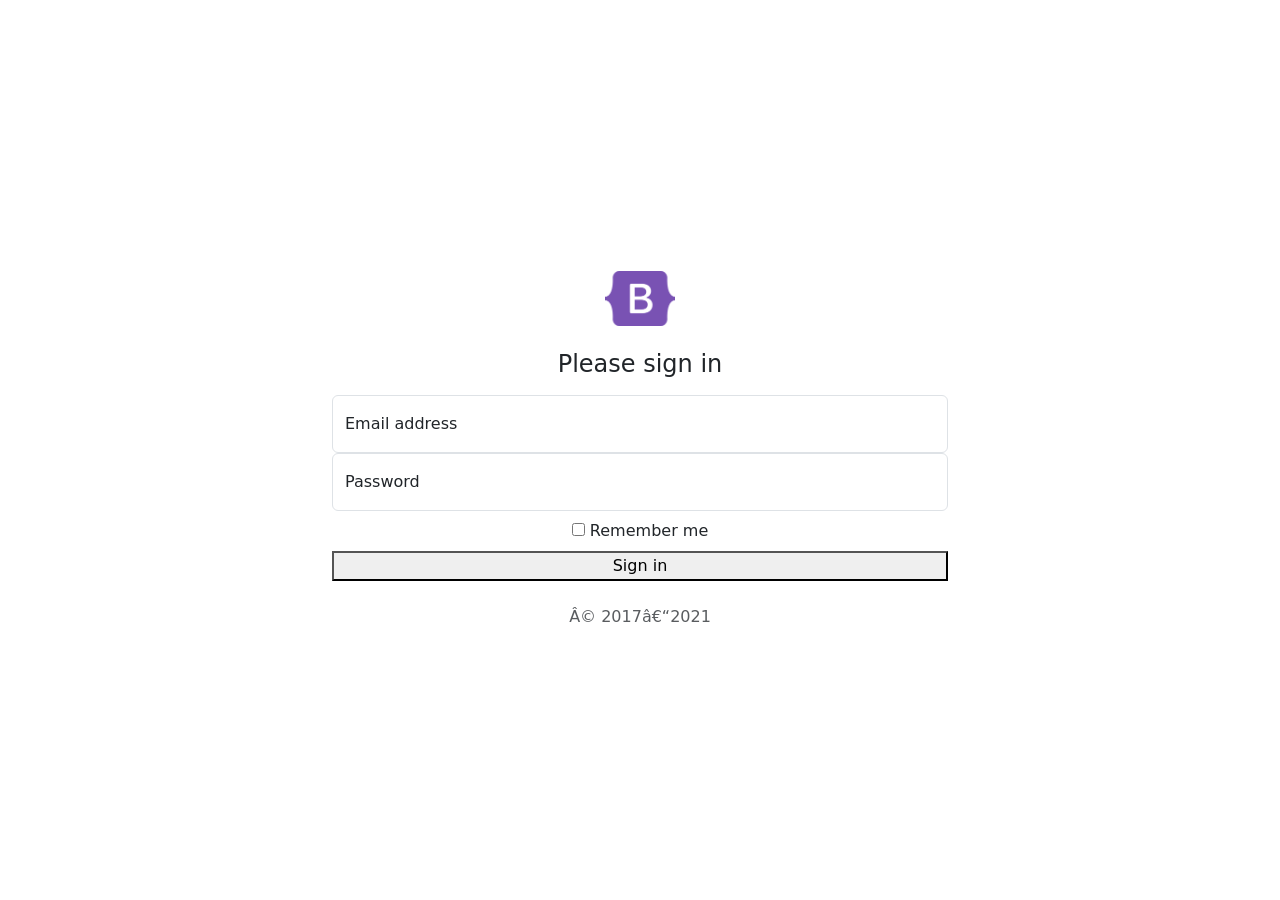
<file: week1/exercise2.html>
<!DOCTYPE html>
<html>
    <head>
        <link href="https://cdn.jsdelivr.net/npm/bootstrap@5.1.3/dist/css/bootstrap.min.css" rel="stylesheet" integrity="sha384-1BmE4kWBq78iYhFldvKuhfTAU6auU8tT94WrHftjDbrCEXSU1oBoqyl2QvZ6jIW3" crossorigin="anonymous">
        <title>Exercise 2</title>
        <style>
            
        </style>
    </head>

    <body class="vh-100">
        <div class="text-center  d-flex align-items-center h-100">
            <div class="container w-50 w-md-25">
                <form>
                    <img class="m-4" src="img/bootstrap-5-logo.png" width="70px">
                    <h1 class="fs-4 mb-3">
                        Please sign in
                    </h1>
                    <div class="form-floating">
                        <input class="form-control" type="email" id="emailinput" placeholder="Enter your email">
                        <label for="emailinput">Email address</label>
                    </div>
                    <div class="form-floating">
                        <input class="form-control" type="password" id="passwordinput" placeholder="Enter your password">
                        <label for="passwordinput">Password</label>
                    </div>
                    <div class="checkbox m-2">
                        <label>
                            <input type="checkbox" value="rememberMe">
                            Remember me
                        </label>
                    </div>
                    <button class="btn-primary w-100 btn-lg">Sign in</button>
                    <p class="text-muted m-4">© 2017–2021</p>
                </form>

            </div>

        </div>

        <script src="https://cdn.jsdelivr.net/npm/bootstrap@5.1.2/dist/js/bootstrap.bundle.min.js"
        integrity="sha384-kQtW33rZJAHjgefvhyyzcGF3C5TFyBQBA13V1RKPf4uH+bwyzQxZ6CmMZHmNBEfJ"
        crossorigin="anonymous"></script>
    </body>
</html>
</file>
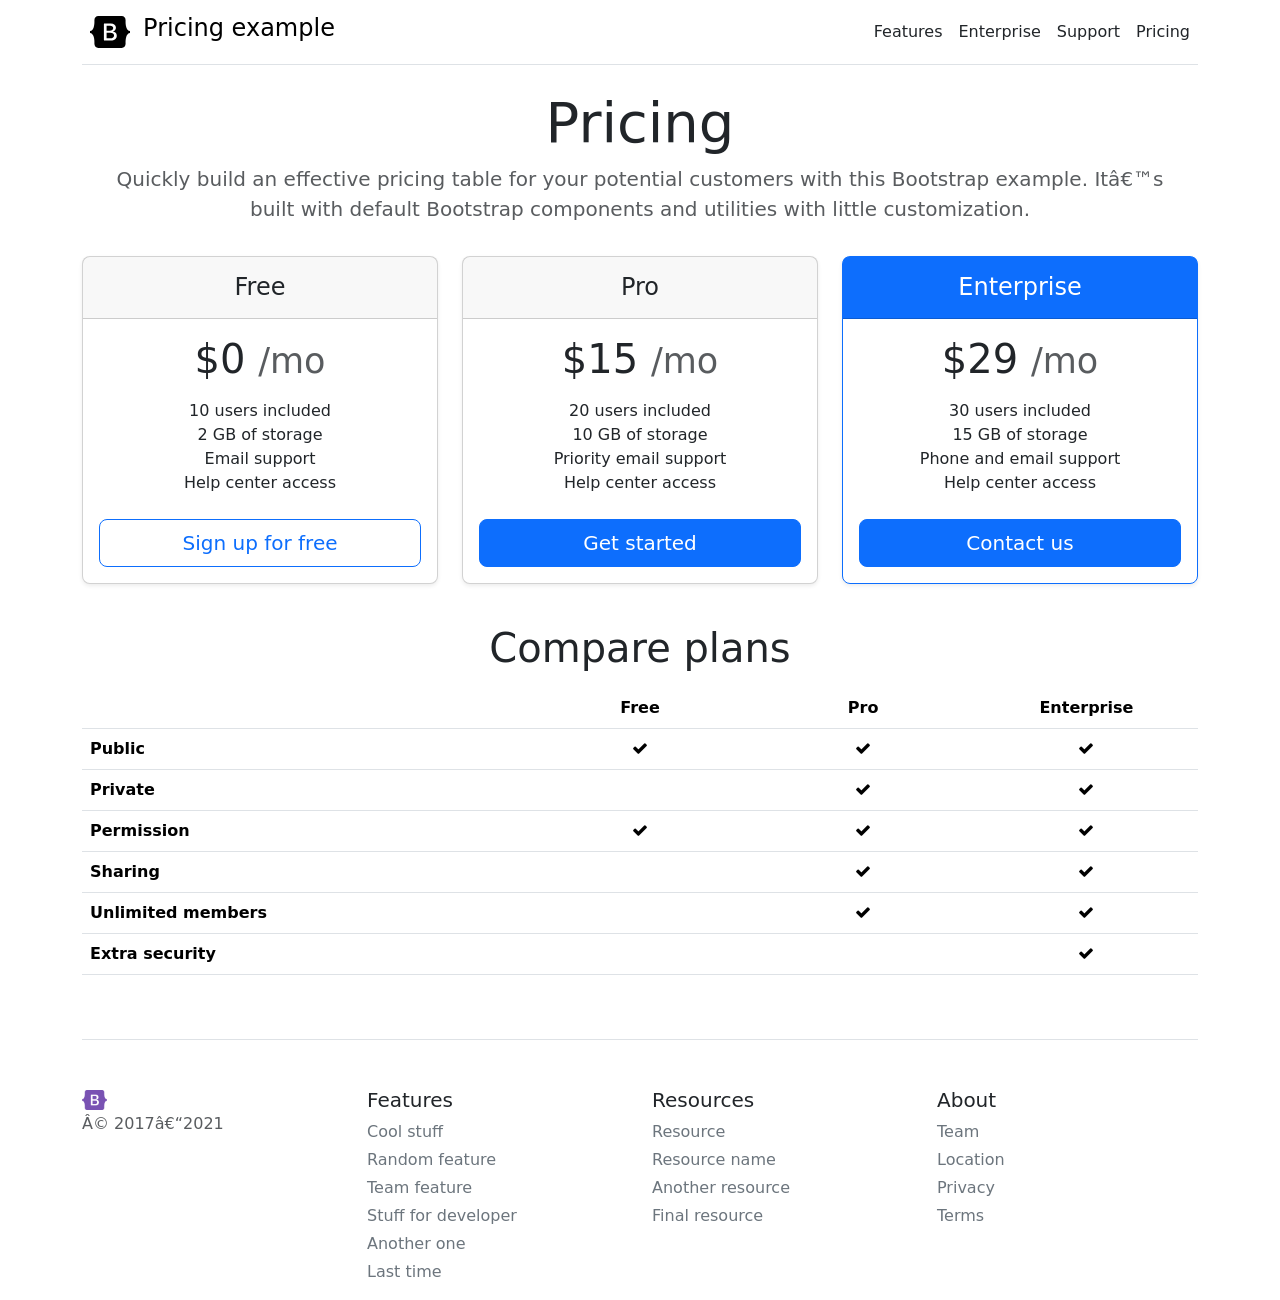
<file: week1/exercise3.html>
<!DOCTYPE html>
<html>

<head>
    <link href="https://cdn.jsdelivr.net/npm/bootstrap@5.1.3/dist/css/bootstrap.min.css" rel="stylesheet"
        integrity="sha384-1BmE4kWBq78iYhFldvKuhfTAU6auU8tT94WrHftjDbrCEXSU1oBoqyl2QvZ6jIW3" crossorigin="anonymous">
    <link rel="stylesheet" href="https://cdnjs.cloudflare.com/ajax/libs/font-awesome/4.7.0/css/font-awesome.min.css">
    <title>
        Exercise 3.
    </title>
</head>

<body>
    <div class="container">
        <!--NavBar-->
        <nav class="navbar navbar-expand-lg navbar-light ms-3 me-3 ms-md-0 me-md-0">
            <div class="container-fluid border-bottom p-0 pb-2 d-flex flex-column flex-md-row align-items-center">
                <div>
                    <img class="m-2" src="img/bootstrap-logo-black.svg" width="40px">
                    <a class="navbar-brand fs-4" href="#">Pricing example</a>
                </div>

                <div class="d-inline-flex mb-2 mb-lg-0">
                    <a class="p-2 text-decoration-none link-dark" href="#">Features</a>
                    <a class="p-2 text-decoration-none link-dark" href="#">Enterprise</a>
                    <a class="p-2 text-decoration-none link-dark" href="#">Support</a>
                    <a class="p-2 text-decoration-none link-dark" href="#">Pricing</a>
                </div>

            </div>
        </nav>

        <!--Header-->
        <div class="container-sm p-3 mx-auto text-center">
            <!--p-4 py-5 m-3--->
            <h1 class="display-4 fw-normal">Pricing</h1>
            <p class="fs-5 text-muted">
                Quickly build an effective pricing table for your potential customers with this Bootstrap example. It’s
                built with default Bootstrap components and utilities with little customization.
            </p>
        </div>

        <!--Content-->
        <div class="row row-cols-1 row-cols-md-3">
            <!--Free-->
            <div class="col">
                <div class="card mb-4 rounded-3 shadow-sm text-center">
                    <div class="card-header py-3">
                        <h4 class="my-0 fw-normal">Free</h4>
                    </div>
                    <div class="card-body">
                        <h1 class="card-title pricing-card-title">
                            $0
                            <small class="text-muted fw-light">/mo</small>
                        </h1>
                        <ul class="list-unstyled mt-3 mb-4">
                            <li>10 users included</li>
                            <li>2 GB of storage</li>
                            <li>Email support</li>
                            <li>Help center access</li>
                        </ul>
                        <button type="button" class="w-100 btn-lg btn-out btn btn-outline-primary">
                            Sign up for free
                        </button>
                    </div>
                </div>
            </div>

            <!--Pro-->
            <div class="col">
                <div class="card mb-4 rounded-3 shadow-sm text-center">
                    <div class="card-header py-3">
                        <h4 class="my-0 fw-normal">Pro</h4>
                    </div>
                    <div class="card-body">
                        <h1 class="card-title pricing-card-title">
                            $15
                            <small class="text-muted fw-light">/mo</small>
                        </h1>
                        <ul class="list-unstyled mt-3 mb-4">
                            <li>20 users included</li>
                            <li>10 GB of storage</li>
                            <li>Priority email support</li>
                            <li>Help center access</li>
                        </ul>
                        <button type="button" class="w-100 btn-lg btn btn-primary btn-primary">
                            Get started
                        </button>
                    </div>
                </div>
            </div>

            <!--Enterprise-->
            <div class="col">
                <div class="card mb-4 rounded-3 shadow-sm text-center border-primary">
                    <div class="card-header bg-primary py-3">
                        <h4 class="my-0 fw-normal text-white">Enterprise</h4>
                    </div>
                    <div class="card-body">
                        <h1 class="card-title pricing-card-title">
                            $29
                            <small class="text-muted fw-light">/mo</small>
                        </h1>
                        <ul class="list-unstyled mt-3 mb-4">
                            <li>30 users included</li>
                            <li>15 GB of storage</li>
                            <li>Phone and email support</li>
                            <li>Help center access </li>
                        </ul>
                        <button type="button" class="w-100 btn-lg btn btn-primary line-primary">
                            Contact us
                        </button>
                    </div>
                </div>
            </div>
        </div>

        <!--Compare Plan-->
        <div>
            <h2 class="display-6 text-center my-3">Compare plans</h2>
            <div class="table-responsive text-center">
                <table class="table">
                    <thead>
                        <tr>
                            <th class="col-4" scope="col"></th>
                            <th class="col-2" scope="col">Free</th>
                            <th class="col-2" scope="col">Pro</th>
                            <th class="col-2" scope="col">Enterprise</th>
                        </tr>
                    </thead>
                    <tbody>
                        <tr>
                            <th class="text-start" scope="row">Public</th>
                            <td>
                                <i class="fa fa-check icon"></i>
                            </td>
                            <td>
                                <i class="fa fa-check icon"></i>
                            </td>
                            <td>
                                <i class="fa fa-check icon"></i>
                            </td>
                        </tr>
                        <tr>
                            <th class="text-start" scope="row">Private</th>
                            <td></td>
                            <td>
                                <i class="fa fa-check icon"></i>
                            </td>
                            <td>
                                <i class="fa fa-check icon"></i>
                            </td>
                        </tr>
                    </tbody>
                    <tbody>
                        <tr>
                            <th class="text-start" scope="row">Permission</th>
                            <td>
                                <i class="fa fa-check icon"></i>
                            </td>
                            <td>
                                <i class="fa fa-check icon"></i>
                            </td>
                            <td>
                                <i class="fa fa-check icon"></i>
                            </td>
                        </tr>
                        <tr>
                            <th class="text-start" scope="row">Sharing</th>
                            <td></td>
                            <td>
                                <i class="fa fa-check icon"></i>
                            </td>
                            <td>
                                <i class="fa fa-check icon"></i>
                            </td>
                        </tr>
                        <tr>
                            <th class="text-start" scope="row">Unlimited members</th>
                            <td></td>
                            <td>
                                <i class="fa fa-check icon"></i>
                            </td>
                            <td>
                                <i class="fa fa-check icon"></i>
                            </td>
                        </tr>
                        <tr>
                            <th class="text-start" scope="row">Extra security</th>
                            <td></td>
                            <td></td>
                            <td>
                                <i class="fa fa-check icon"></i>
                            </td>
                        </tr>
                    </tbody>
                </table>

            </div>
        </div>

        <!--Footer-->
        <div class="mt-5 pt-5 border-top">
            <div class="row">
                <div class="col-12 col-md">
                    <img src="img/bootstrap-5-logo.png" width="25px">
                    <p class="text-muted">© 2017–2021</p>
                </div>
                <div class="col-6 col-md">
                    <h5>Features</h5>
                    <ul class="list-unstyled text-small">
                        <li class="my-1">
                            <a class="link-secondary text-decoration-none" href="#">Cool stuff</a>
                        </li>
                        <li class="my-1">
                            <a class="link-secondary text-decoration-none" href="#">Random feature</a>
                        </li>
                        <li class="my-1">
                            <a class="link-secondary text-decoration-none" href="#">Team feature</a>
                        </li>
                        <li class="my-1">
                            <a class="link-secondary text-decoration-none" href="#">Stuff for developer</a>
                        </li>
                        <li class="my-1">
                            <a class="link-secondary text-decoration-none" href="#">Another one</a>
                        </li>
                        <li class="my-1">
                            <a class="link-secondary text-decoration-none" href="#">Last time</a>
                        </li>
                    </ul>
                </div>
                <div class="col-6 col-md">
                    <h5>Resources</h5>
                    <ul class="list-unstyled text-small">
                        <li class="my-1">
                            <a class="link-secondary text-decoration-none" href="#">Resource</a>
                        </li>
                        <li class="my-1">
                            <a class="link-secondary text-decoration-none" href="#">Resource name</a>
                        </li>
                        <li class="my-1">
                            <a class="link-secondary text-decoration-none" href="#">Another resource</a>
                        </li>
                        <li class="my-1">
                            <a class="link-secondary text-decoration-none" href="#">Final resource</a>
                        </li>
                    </ul>
                </div>
                <div class="col-6 col-md">
                    <h5>About</h5>
                    <ul class="list-unstyled text-small">
                        <li class="my-1">
                            <a class="link-secondary text-decoration-none" href="#">Team</a>
                        </li>
                        <li class="my-1">
                            <a class="link-secondary text-decoration-none" href="#">Location</a>
                        </li>
                        <li class="my-1">
                            <a class="link-secondary text-decoration-none" href="#">Privacy</a>
                        </li>
                        <li class="my-1">
                            <a class="link-secondary text-decoration-none" href="#">Terms</a>
                        </li>
                    </ul>
                </div>
            </div>

        </div>

    </div>
    <script src="https://cdn.jsdelivr.net/npm/bootstrap@5.1.2/dist/js/bootstrap.bundle.min.js"
        integrity="sha384-kQtW33rZJAHjgefvhyyzcGF3C5TFyBQBA13V1RKPf4uH+bwyzQxZ6CmMZHmNBEfJ"
        crossorigin="anonymous"></script>
</body>

</html>
</file>
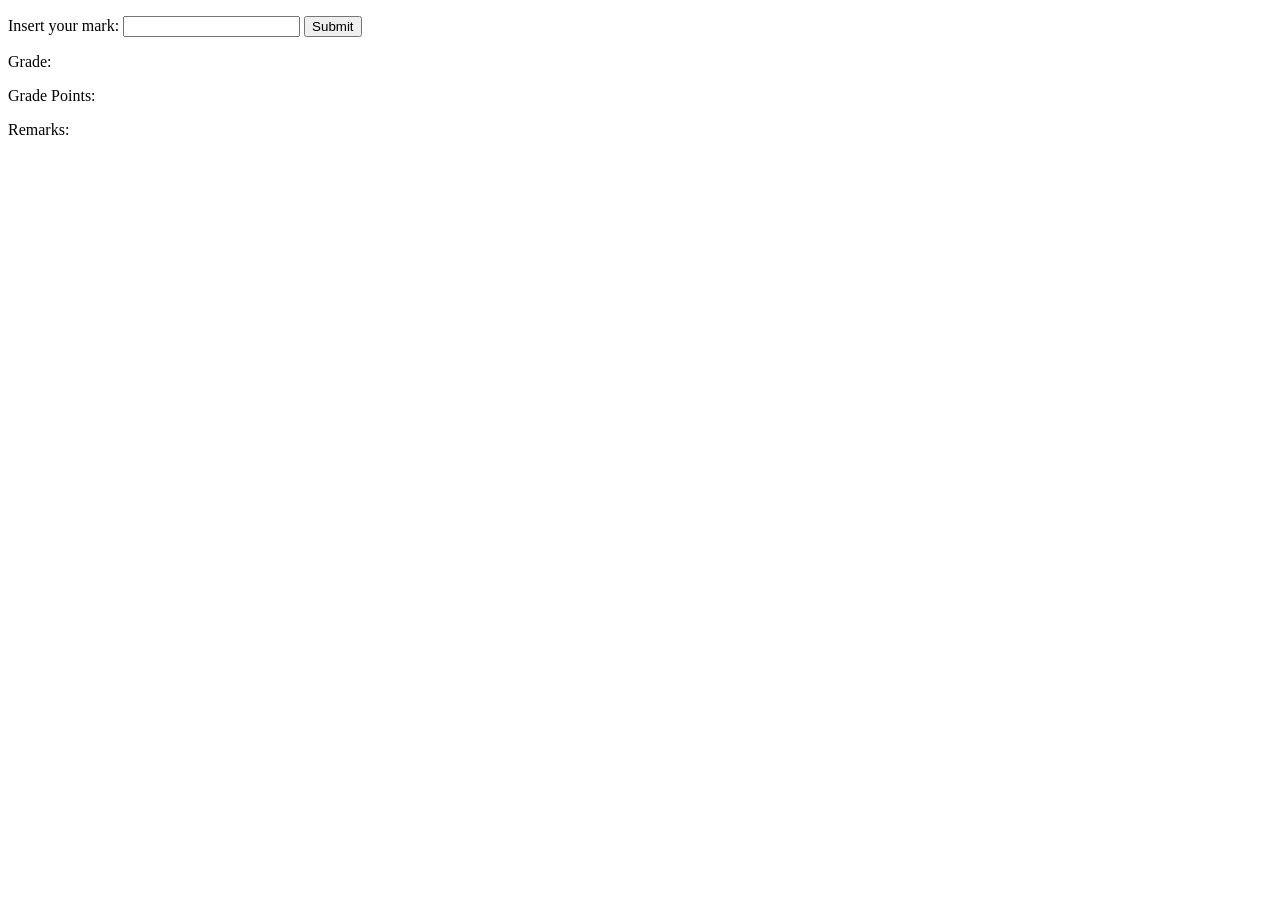
<file: week13/exercise2.html>
<!DOCTYPE html>
<html>

<head>
    <title>Exercise2</title>
    <script src="https://ajax.googleapis.com/ajax/libs/jquery/3.5.1/jquery.min.js"></script>
    <script>
        $(document).ready(function () {
            $("#btn1").click(function () {
                var mark = $("#mark").val();

                if (mark >= 85 && mark <= 100) {
                    $("#grade").text("A+");
                    $("#grade_point").text("4.00");
                    $("#remarks").text("Outstanding");
                }

                if (mark >= 80 && mark <= 84) {
                    $("#grade").text("A");
                    $("#grade_point").text("4.00");
                    $("#remarks").text("Excellent");
                }

                if (mark >= 75 && mark <= 79) {
                    $("#grade").text("A-");
                    $("#grade_point").text("3.67");
                    $("#remarks").text("Good");
                }

                if (mark >= 70 && mark <= 74) {
                    $("#grade").text("B+");
                    $("#grade_point").text("3.33");
                    $("#remarks").text("Good");
                }

                if (mark >= 65 && mark <= 69) {
                    $("#grade").text("B");
                    $("#grade_point").text("3.00");
                    $("#remarks").text("Satisfactory");
                }

                if (mark >= 60 && mark <= 64) {
                    $("#grade").text("B-");
                    $("#grade_point").text("2.67");
                    $("#remarks").text("Satisfactory");
                }

                if (mark >= 55 && mark <= 59) {
                    $("#grade").text("C+");
                    $("#grade_point").text("2.67");
                    $("#remarks").text("Satisfactory");
                }

                if (mark >= 50 && mark <= 54) {
                    $("#grade").text("C");
                    $("#grade_point").text("2.00");
                    $("#remarks").text("Satisfactory");
                }

                if (mark >= 45 && mark <= 49) {
                    $("#grade").css("color", "red");
                    $("#grade").text("D+");
                    $("#grade_point").css("color", "red");
                    $("#grade_point").text("1.67");
                    $("#remarks").css("color", "red");
                    $("#remarks").text("Satisfactory");
                }

                if (mark >= 40 && mark <= 44) {
                    $("#grade").css("color", "red");
                    $("#grade").text("D");
                    $("#grade_point").css("color", "red");
                    $("#grade_point").text("1.33");
                    $("#remarks").css("color", "red");
                    $("#remarks").text("Satisfactory");
                }

                if (mark >= 30 && mark <= 39) {
                    $("#grade").css("color", "red");
                    $("#grade").text("E");
                    $("#grade_point").css("color", "red");
                    $("#grade_point").text("1.00");
                    $("#remarks").css("color", "red");
                    $("#remarks").text("Satisfactory");
                }

                if (mark >= 0 && mark <= 29) {
                    $("#grade").css("color", "red");
                    $("#grade").text("F");
                    $("#grade_point").css("color", "red");
                    $("#grade_point").text("0.00");
                    $("#remarks").css("color", "red");
                    $("#remarks").text("Satisfactory");
                }
            });


        });
    </script>
</head>

<body>

    <div>
        <p>Insert your mark:
            <input id="mark" type="text">
            <button id="btn1" type="submit">Submit</button>
            <p>
                Grade:
                <b id="grade"></b>
            </p>
            <p>
                Grade Points:
                <b id="grade_point"></b>
            </p>
            <p>
                Remarks:
                <b id="remarks"></b>
            </p>
        </p>
    </div>

</body>

</html>
</file>
<file: wdesignproject/css/about_me_css.css>
body {
  color: white;
  background-image: url(../a_img/wallpaper_new.jpg);
  background-size: cover;
  background-repeat: no-repeat;
  background-position-x: center;
  background-attachment: fixed;
}

.body2 {
  height: 100vh;
  margin: 0;
}

/*----------Why I Like Animal----------*/
.aboutme {
  max-width: 1080px;
  padding-left: 15px;
  padding-right: 15px;
  margin: auto;
}

.aboutmetitle {
  display: flex;
  justify-content: center;
  border-bottom: 8px solid #fde8cd;
  font-family: "Signika", sans-serif;
  font-size: 25px;
  color: black;
}

.aboutmetitle h2 {
  background-color: #fde8cd;
  width: fit-content;
  margin: 0;
  padding: 15px;
}

.whyilikeanimal {
  background-color: #005372;
  font-family: Arial, Helvetica, sans-serif;
}

.whyilikeanimal > div {
  padding: 30px;
}

.whyilikeanimal h3 {
  text-align: center;
  font-size: xx-large;
  margin: 0;
  padding: 10px;
  padding-top: 15px;
}

.whyilikeanimal .firstandsecondwhy {
  padding: 0;
}

.firstandsecondwhy > div {
  padding: 30px;
}

.firstwhy {
  display: flex;
}

.secondwhy {
  display: flex;
  background-color: #008f9f;
}

.mobilesecondwhypic {
  display: none;
}

.thirdwhyimg {
  text-align: center;
}

.reason {
  display: flex;
  margin: 20px;
  margin-top: 0;
  font-size: 20px;
}

.reason h4 {
  font-size: x-large;
  margin-top: 0;
  margin-bottom: 5px;
  margin-left: 5px;
}

/*-----------Self Introduction-----------*/
.selfintro-div {
  max-width: 1080px;
  padding-left: 15px;
  padding-right: 15px;
  margin: auto;
  margin-top: 80px;
}

.selfintro {
  font-family: Arial, Helvetica, sans-serif;
  background-color: #008f9f;
}

.selfintro h3 {
  text-align: center;
  font-size: xx-large;
  margin: 0;
  padding-top: 15px;
}

.introduction {
  font-size: 25px;
  padding-left: 30px;
  margin-bottom: 50px;
}

.favanimal {
  background-color: #005372;
}

.favanimals-div {
  display: flex;
}

.favanimals-div > div {
  flex: 1;
  padding: 30px;
}

.favanimalpic {
  text-align: center;
}

.favanimalpic span {
  font-family: "Black Han Sans", sans-serif;
  color: #b7935c;
}

.favanimalpic h4 {
  font-size: 30px;
  margin: 10px;
}

.description {
  display: flex;
  font-size: 25px;
}

.description p {
  margin: 0;
  margin-left: 5px;
}

/*---------------------------Tablet VERSION------------------------*/
@media screen and (max-width: 1080px) {
  .whyilikeanimal {
    background-color: #008f9f;
    font-family: Arial, Helvetica, sans-serif;
  }

  .firstandsecondwhy {
    display: flex;
  }

  .firstandsecondwhy .whypic {
    display: flex;
    justify-content: center;
  }

  .firstandsecondwhy img {
    width: 80%;
    height: auto;
  }

  .firstandsecondwhy > div {
    display: block;
    flex: 1;
  }

  .secondwhy img {
    display: none;
  }

  .secondwhy .mobilesecondwhypic {
    display: block;
  }

  .thirdwhy {
    background-color: #005372;
  }
}

/*---------------------------Mobile VERSION------------------------*/
@media screen and (max-width: 600px) {
  .whyilikeanimal {
    background-color: #005372;
    font-family: Arial, Helvetica, sans-serif;
  }

  .firstandsecondwhy {
    display: block;
  }

  .thirdwhy img {
    width: 80%;
  }

  .favanimals-div {
    display: block;
  }

  .description {
    padding-left: 20px;
    padding-right: 20px;
  }
}
</file>
<file: wdesignproject/css/footer_css.css>
.footer {
  width: auto;
  display: flex;
  margin-top: 50px;
  padding: 30px;
  background-color: #fde8cd;
}

.contact-div {
  font-family: Arial, Helvetica, sans-serif;
  display: flex;
  align-items: center;
  justify-content: flex-end;
  flex: 1;
}

.contact img {
  margin-left: 20px;
}

.contact > div {
  display: flex;
  justify-content: flex-end;
}

.contact > div a {
  display: flex;
  align-items: center;
  justify-content: flex-end;
  text-decoration: none;
  color: black;
  width: fit-content;
  border-radius: 20px;
  padding-left: 10px;
  padding-right: 10px;
}

.contact > div a:hover {
  background-color: white;
}

.contactmobile {
  display: none;
}

.shortcut-div {
  flex: 1;
}

.shortcut {
  display: flex;
  font-family: "Signika", sans-serif;
  text-align: center;
}

.shortcut a {
  text-decoration: none;
  color: black;
  width: fit-content;
}

.shortcut h1 {
  width: fit-content;
  border-radius: 20px;
  padding-left: 10px;
  padding-right: 10px;
  font-size: 25px;
  text-align: center;
}

.shortcut h1:hover {
  background-color: white;
}

.shortcut h1 {
  margin-top: 30px;
  margin-bottom: 30px;
}

.shortcut > div {
  flex: 1;
  text-align: center;
}

.shourcutleft a {
  display: flex;
}

.shortcutright a {
  display: flex;
  align-items: baseline;
}

/*---------------------------Tablet VERSION------------------------*/
@media screen and (max-width: 782px) {
  .footer {
    display: block;
  }

  .shortcut > div a {
    justify-content: center;
  }

  .contact-div {
    display: none;
  }

  .contactmobile {
    display: flex;
    margin-top: 30px;
  }

  .contactmobile {
    display: flex;
  }

  .contactmobile > div {
    display: flex;
    justify-content: center;
    flex: 1;
  }

  .contactmobile > div a {
    text-decoration: none;
    color: black;
    border-radius: 20px;
    text-align: center;
    padding-right: 10px;
    padding-left: 10px;
    padding-top: 10px;
  }

  .contactmobile > div a:hover {
    background-color: white;
  }

  .shortcutfooter {
    display: flex;
    justify-content: center;
  }
}

/*---------------------------Mobile VERSION------------------------*/
@media screen and (max-width: 600px) {
  .contactmobile h3 {
    display: none;
  }
}
</file>
<file: wdesignproject/css/navbar.css>
body {
  margin: auto;
}

.navbar {
  display: flex;
  justify-content: center;
  margin: auto;
  width: 100%;
  font-family: "Signika", sans-serif;
  font-size: larger;
  margin-bottom: 100px;

  /* <link rel="preconnect" href="https://fonts.googleapis.com">
    <link rel="preconnect" href="https://fonts.gstatic.com" crossorigin>
    <link href="https://fonts.googleapis.com/css2?family=Signika&display=swap" rel="stylesheet">

    */
}

.navbar #navtext {
  display: flex;
  align-items: center;
  color: white;
  text-align: center;
}

#navtext a {
  color: white;
  text-decoration: none;
  margin-left: 25px;
  margin-right: 25px;
}

#navtext h3 {
  margin: 0;
  padding: 5px;
}

#navtext h3:hover {
  cursor: pointer;
  color: black;
  background-color: #fde8cd;
}

.navselected {
  color: black;
  background-color: #fde8cd;
  padding: 5px;
}

.dropdowncontent {
  background-color: rgba(85, 85, 85, 0.397);
  display: none;
  position: absolute;
  box-shadow: 0px 8px 16px 0px rgba(0, 0, 0, 0.2);
  z-index: 1;
}

#navtext .dropdowncontent a {
  font-size: 20px;
  padding: 10px;
}

#navtext .dropdowncontent a:hover {
  cursor: pointer;
  color: black;
  background-color: #fde8cd;
}

.dropdownWA:hover .dropdowncontent {
  display: flex;
  flex-direction: column;
}

#navtext .dropdownWA a {
  margin: 0;
}

.dropdownWA h3 {
  margin: 0;
  padding-top: 5px;
  padding-bottom: 5px;
}

.navbarmobile {
  display: none;
}

/*---------------------------Tablet VERSION------------------------*/
@media screen and (max-width: 1080px) {
  .navbar {
    display: block;
    text-align: center;
  }

  .navbar #navtext {
    justify-content: center;
  }
}

/*---------------------------Mobile VERSION------------------------*/
@media screen and (max-width: 835px) {
  .navlogo {
    display: none;
  }

  .navbar {
    margin-bottom: 80px;
  }

  .navbar #navtext {
    display: none;
  }

  .navbarmobile {
    display: flex;
    justify-content: center;
  }

  .navbarmobile .menumobile {
    color: #fde8cd;
    font-size: 40px;
    padding: 30px;
    position: absolute;
    left: 0;
    top: 0;
  }

  .menumobile:hover {
    background-color: #fde8cd;
    color: black;
  }

  #navtext a {
    background-color: transparent;
    color: white;
    text-decoration: none;
    font-size: 17px;
    display: block;
    margin: 0;
  }

  #navtext h3 {
    margin: 0;
    padding: 15px;
  }

  #navtext h3:hover {
    padding: 15px;
  }

  #navtext .navselected {
    font-size: 30px;
    margin-top: 7px;
    margin-bottom: 7px;
  }

  .dropdowncontent {
    position: static;
  }
}
</file>
<file: wdesignproject/css/gallery_css.css>
body {
  color: white;
  background-image: url(../a_img/wallpaper_new.jpg);
  background-size: cover;
  background-repeat: no-repeat;
  background-position-x: center;
  background-attachment: fixed;
}

.body2 {
  height: 100vh;
  margin: 0;
}

.herbivore {
  max-width: 1080px;
  padding-left: 15px;
  padding-right: 15px;
  margin: auto;
  margin-bottom: 80px;
}

.carnivore {
  max-width: 1080px;
  padding-left: 15px;
  padding-right: 15px;
  margin: auto;
}

.carnivore .animaltitle {
  display: flex;
  justify-content: flex-end;
}

.animalpic img {
  width: 95%;
  height: auto;
  margin: 15px;
  margin-bottom: 0;
}

.animaltitle {
  border-bottom: 8px solid #fde8cd;
  font-family: "Signika", sans-serif;
  font-size: 25px;
  color: black;
}

.animaltitle h2 {
  background-color: #fde8cd;
  width: fit-content;
  margin: 0;
  padding: 15px;
}

.animalpic {
  display: flex;
  background-color: #433520;
  padding: 10px;
  padding-bottom: 20px;
  padding-right: 20px;
}

.firstandsecondrowpic {
  display: flex;
  flex: 2;
}

.firstandsecondrowpic > div {
  flex: 1;
}

.thirdrowpic {
  flex: 1;
}

/*---------------------------Tablet VERSION------------------------*/
@media screen and (max-width: 1080px) {
  .herbivore {
    padding-left: 40px;
    padding-right: 40px;
  }

  .carnivore {
    padding-left: 40px;
    padding-right: 40px;
  }

  .animaltitle {
    display: flex;
    justify-content: center;
  }

  .carnivore .animaltitle {
    display: flex;
    justify-content: center;
  }

  .animalpic {
    display: block;
  }

  .thirdrowpic {
    display: flex;
  }

  .herbivore .thirdrowpicright {
    margin-top: 0;
  }

  .thirdrowpic > div {
    flex: 1;
  }
}

/*---------------------------Mobile VERSION------------------------*/
@media screen and (max-width: 600px) {
  .herbivore {
    padding-left: 55px;
    padding-right: 55px;
  }

  .carnivore {
    padding-left: 55px;
    padding-right: 55px;
  }

  .animalpic img {
    margin-bottom: 5px;
  }

  .animaltitle {
    font-size: 20px;
  }

  .firstandsecondrowpic {
    display: block;
  }

  .herbivore .thirdrowpicright {
    margin-bottom: 0px;
  }

  .thirdrowpic {
    display: block;
  }
}
</file>
<file: wdesignproject/css/share_with_me_css.css>
body {
  color: white;
  background-image: url(../a_img/wallpaper_new.jpg);
  background-size: cover;
  background-repeat: no-repeat;
  background-position-x: center;
  background-attachment: fixed;
}

.body2 {
  height: 100vh;
  margin: 0;
}

/*-----------Shaer With Me Container-----------*/
.sharewithme-div {
  max-width: 1080px;
  padding-left: 15px;
  padding-right: 15px;
  margin: auto;
}

.sharewithmetitle {
  display: flex;
  justify-content: center;
  border-bottom: 8px solid #fde8cd;
  font-family: "Signika", sans-serif;
  font-size: 25px;
  color: black;
}

.sharewithmetitle h2 {
  background-color: #fde8cd;
  width: fit-content;
  margin: 0;
  padding: 15px;
}

.sharreyourinterest {
  background-color: #005372;
  font-family: Arial, Helvetica, sans-serif;
  padding: 20px;
  padding-right: 40px;
  padding-left: 40px;
}

.sharreyourinterest h3 {
  text-align: center;
  font-size: xx-large;
  margin: 0;
  padding: 10px;
  padding-top: 15px;
}

/*------Form Content------*/
form > div {
  margin-bottom: 20px;
  text-align: center;
}

form label {
  font-size: 20px;
  font-weight: bold;
}

form ::placeholder {
  font-size: 15px;
}

.username-email {
  display: flex;
}

.username-email > div {
  flex: 1;
}

.form-username {
  margin-right: 15px;
}

.form-email {
  margin-left: 15px;
}

.username-email input {
  width: 100%;
  padding: 12px 20px;
  padding-left: 8px;
  margin: 8px 0;
  display: inline-block;
  border: 1px solid #ccc;
  border-radius: 5px;
  box-sizing: border-box;
  background-color: #acacac;
}

.selectyourtype-div {
  display: flex;
  justify-content: center;
}

.selectyourtype {
  width: 100%;
  border: 2px solid #acacac;
  border-radius: 10px;
  padding: 20px;
  display: flex;
  justify-content: center;
  align-items: center;
}

.selectyourtype-title {
  font-size: 20px;
  text-align: left;
  flex: 2;
}

.choice {
  display: flex;
  flex: 5;
}

.choice label {
  font-family: "Black Han Sans", sans-serif;
  font-size: 25px;
  color: #b7935c;
}

.choice > div {
  margin-left: 20px;
  margin-right: 20px;
  flex: 1;
}

.animalname input {
  width: 100%;
  padding: 12px 20px;
  padding-left: 8px;
  margin: 8px 0;
  display: inline-block;
  border: 1px solid #ccc;
  border-radius: 5px;
  box-sizing: border-box;
  background-color: #acacac;
}

.reason label {
  width: 100%;
}

.reason textarea {
  width: 100%;
  padding: 12px 20px;
  padding-left: 8px;
  margin: 8px 0;
  display: inline-block;
  border: 1px solid #ccc;
  border-radius: 5px;
  box-sizing: border-box;
  background-color: #acacac;
  height: 20vh;
  font-family: Arial, Helvetica, sans-serif;
}

.submitbtn-div {
  display: flex;
  justify-content: center;
}

.submitbtn {
  width: fit-content;
  margin: 20px;
}

.submitbtn button {
  font-size: x-large;
  border: none;
  border-radius: 30px;
  padding: 10px;
  padding-left: 35px;
  padding-right: 35px;
  background-color: #fde8cd;
}

.submitbtn button:hover {
  cursor: pointer;
  background-color: #d4c4ae;
}

/*---------------------------Tablet VERSION------------------------*/
@media screen and (max-width: 1080px) {
  .choice input {
    width: 100%;
  }
}

/*---------------------------Mobile VERSION------------------------*/
@media screen and (max-width: 730px) {
  .username-email {
    display: unset;
  }

  .username-email > div {
    margin: 0;
  }

  .selectyourtype-div {
    margin-top: 30px;
  }

  .selectyourtype {
    width: 100%;
    display: inline;
  }

  .selectyourtype-title {
    display: flex;
    justify-content: center;
  }

  .choice {
    display: unset;
  }

  .choice input {
    width: unset;
    margin: 10px;
  }

  .modal-content h2 {
    font-size: 16px;
  }
}
</file>
<file: wdesignproject/css/submitted_form_css.css>
body {
  color: white;
  background-image: url(../a_img/wallpaper_new.jpg);
  background-size: cover;
  background-repeat: no-repeat;
  background-position-x: center;
  background-attachment: fixed;
}

.body2 {
  height: 100vh;
  margin: 0;
}

/*-----------Shaer With Me Container-----------*/
.sharewithme-div {
  max-width: 1080px;
  padding-left: 15px;
  padding-right: 15px;
  margin: auto;
}

.sharewithmetitle {
  display: flex;
  justify-content: center;
  border-bottom: 8px solid #fde8cd;
  font-family: "Signika", sans-serif;
  font-size: 25px;
  color: black;
}

.sharewithmetitle h2 {
  background-color: #fde8cd;
  width: fit-content;
  margin: 0;
  padding: 15px;
}

.sharreyourinterest {
  background-color: #005372;
  font-family: Arial, Helvetica, sans-serif;
  padding: 40px;
  padding-bottom: 60px;
  padding-right: 40px;
  padding-left: 40px;
  text-align: center;
}

.sharreyourinterest h1 {
  text-align: center;
  font-size: 100px;
  margin: 0;
  padding: 10px;
  padding-top: 15px;
}

.sharreyourinterest h3 {
  text-align: center;
  font-size: xx-large;
  margin: 0;
  padding: 10px;
  padding-top: 15px;
}

.bcktohomebtn {
  margin-top: 10px;
}

.bcktohomebtn button {
  cursor: pointer;
  font-size: x-large;
  border: none;
  border-radius: 30px;
  padding: 10px;
  padding-left: 35px;
  padding-right: 35px;
  background-color: #fde8cd;
}

.bcktohomebtn button:hover {
  background-color: #a19482;
}
</file>
<file: wdesignproject/css/wildanimal_C_css.css>
body {
  color: white;
  background-image: url(../a_img/wallpaper_new.jpg);
  background-size: cover;
  background-repeat: no-repeat;
  background-position-x: center;
  background-attachment: fixed;
}

/*-------Title-------*/
.titleintro {
  margin-bottom: 50px;
}

.body2 {
  height: 100vh;
  margin: 0;
}

.titleWA-div {
  display: flex;
  justify-content: center;
}

.titleWA {
  display: flex;
  justify-content: center;
  font-family: "Signika", sans-serif;
  border-bottom: 8px solid #fde8cd;
  width: 75%;
}

.titleWA a {
  text-decoration: none;
  color: white;
  background-color: #525252;
  font-size: 30px;
  padding: 8px;
  margin: 0;
}

.titleWA a:hover {
  color: black;
  background-color: #fde8cd;
}

.titleWA .currentWA {
  color: black;
  background-color: #fde8cd;
}

.introduction-div {
  display: flex;
  justify-content: center;
}

.introduction {
  text-align: center;
  font-size: 30px;
  font-family: Arial, Helvetica, sans-serif;
  padding: 20px;
  background-color: #008f9f;
  width: 60%;
}

/*--------Animal Information-------*/
.animalinfowithpic {
  max-width: 1200px;
  padding-left: 15px;
  padding-right: 15px;
  margin: auto;
}

.animalodd {
  display: flex;
  margin-bottom: 80px;
}

.animaleven {
  display: flex;
  margin-bottom: 80px;
}

.mobileanimalpic {
  display: none;
}

.animalodd img {
  width: 550px;
  height: auto;
}
.animaleven img {
  width: 550px;
  height: auto;
}

.animalodd .animalinfo {
  border-top-right-radius: 20px;
  border-bottom-right-radius: 20px;
  background-color: #008f9f;
  padding-left: 30px;
  padding-right: 30px;
  padding-bottom: 20px;
  margin-top: 30px;
  margin-bottom: 30px;
  width: 100%;
}
.animaleven .animalinfo {
  border-top-left-radius: 20px;
  border-bottom-left-radius: 20px;
  background-color: #008f9f;
  padding-left: 30px;
  padding-right: 30px;
  padding-bottom: 20px;
  margin-top: 30px;
  margin-bottom: 30px;
  width: 100%;
}

.animalname {
  font-family: "Black Han Sans", sans-serif;
  letter-spacing: 3px;
  font-size: 50px;
  margin-top: 20px;
  margin-bottom: 10px;
  color: #433520;
}

.info {
  display: flex;
  font-family: Arial, Helvetica, sans-serif;
  font-size: 25px;
}

.info .infortitle {
  display: flex;
  justify-content: space-between;
  flex: 1;
}

.info .infodetail {
  padding-left: 7px;
  flex: 3.5;
}

/*---------Table---------*/
.animaldetailtable {
  display: flex;
  justify-content: center;
}
table {
  font-family: Arial, Helvetica, sans-serif;
  border-collapse: collapse;
  font-size: 25px;
  margin: 10px;
}

.animalnametable {
  font-family: "Black Han Sans", sans-serif;
  color: #433520;
  width: 250px;
}

tr {
  border: 3px solid #433520;
}

th {
  background-color: #fde8cd;
  color: black;
  font-size: larger;
  border: 4px solid #433520;
  padding: 30px;
}

td {
  background-color: #008f9f;
  border: 1px solid black;
}

.td2 {
  background-color: #005372;
}

td,
th {
  padding: 15px;
}

/*---------------------------Tablet VERSION------------------------*/
@media screen and (max-width: 1080px) {
  .animalodd img {
    width: 50%;
    height: auto;
    border-top-left-radius: 20px;
    border-bottom-left-radius: 20px;
  }
  .animaleven img {
    width: 50%;
    height: auto;
    border-top-right-radius: 20px;
    border-bottom-right-radius: 20px;
  }

  .animalodd .animalinfo {
    margin: 0;
  }
  .animaleven .animalinfo {
    margin: 0;
  }
}

/*-----------------Resize VERSION (Tablet)--------------*/
@media screen and (max-width: 850px) {
  .introduction {
    font-size: 24px;
  }

  .animaloddandeven-div {
    display: flex;
    justify-content: center;
  }

  .animalodd {
    display: flex;
    flex-direction: column;
    width: 70%;
  }

  .animaleven {
    display: flex;
    flex-direction: column;
    width: 70%;
  }

  .animaleven img {
    display: none;
  }

  .animalodd .animalinfo {
    width: auto;
    border-radius: 0;
    border-bottom-left-radius: 20px;
    border-bottom-right-radius: 20px;
  }
  .animaleven .animalinfo {
    width: auto;
    border-radius: 0;
    border-bottom-left-radius: 20px;
    border-bottom-right-radius: 20px;
  }

  .info {
    font-size: 23px;
  }

  .animalodd img {
    width: 100%;
    border-radius: 0;
    border-top-left-radius: 20px;
    border-top-right-radius: 20px;
  }

  .animaleven .mobileanimalpic {
    width: 100%;
    border-radius: 0;
    border-top-left-radius: 20px;
    border-top-right-radius: 20px;
    display: block;
  }

  .hiddeninmobile {
    display: none;
  }
}

/*-------------------Mobile VERSION----------------*/
@media screen and (max-width: 600px) {
  .titleWA {
    width: 95%;
  }

  .titleWA a {
    font-size: 25px;
  }

  .animalodd {
    display: flex;
    flex-direction: column;
    width: 85%;
  }

  .animaleven {
    display: flex;
    flex-direction: column;
    width: 85%;
  }

  .animalodd .animalinfo {
    border-radius: 0;
    margin-left: 20px;
    margin-right: 20px;
  }
  .animaleven .animalinfo {
    border-radius: 0;
    margin-left: 20px;
    margin-right: 20px;
  }

  .animalodd img {
    border-radius: 20px;
  }

  .animaleven .mobileanimalpic {
    border-radius: 20px;
  }

  .info {
    font-size: 20px;
  }

  table {
    margin-left: 20px;
    margin-right: 20px;
  }

  th {
    font-size: 20px;
  }

  td {
    font-size: 15px;
  }
}

@media screen and (max-width: 480px) {
  .animalname {
    font-size: 29px;
  }
}
</file>
<file: wdesignproject/css/wildanimal_H_css.css>
body {
  color: white;
  background-image: url(../a_img/wallpaper_new.jpg);
  background-size: cover;
  background-repeat: no-repeat;
  background-position-x: center;
  background-attachment: fixed;
}

/*-------Title-------*/
.titleintro {
  margin-bottom: 50px;
}

.body2 {
  height: 100vh;
  margin: 0;
}

.titleWA-div {
  display: flex;
  justify-content: center;
}

.titleWA {
  display: flex;
  justify-content: center;
  font-family: "Signika", sans-serif;
  border-bottom: 8px solid #fde8cd;
  width: 75%;
}

.titleWA a {
  text-decoration: none;
  color: white;
  background-color: #525252;
  font-size: 30px;
  padding: 8px;
  margin: 0;
}

.titleWA a:hover {
  color: black;
  background-color: #fde8cd;
}

.titleWA .currentWA {
  color: black;
  background-color: #fde8cd;
}

.introduction-div {
  display: flex;
  justify-content: center;
}

.introduction {
  text-align: center;
  font-size: 30px;
  font-family: Arial, Helvetica, sans-serif;
  padding: 20px;
  background-color: #005372;
  width: 60%;
}

/*--------Animal Information-------*/
.animalinfowithpic {
  max-width: 1200px;
  padding-left: 15px;
  padding-right: 15px;
  margin: auto;
}

.animalodd {
  display: flex;
  margin-bottom: 80px;
}

.animaleven {
  display: flex;
  margin-bottom: 80px;
}

.animalodd img {
  width: 550px;
  height: auto;
}
.animaleven img {
  width: 550px;
  height: auto;
}

.mobileanimalpic {
  display: none;
}

.animalodd .animalinfo {
  border-top-right-radius: 20px;
  border-bottom-right-radius: 20px;
  background-color: #005372;
  padding-left: 30px;
  padding-right: 30px;
  padding-bottom: 20px;
  margin-top: 30px;
  margin-bottom: 30px;
  width: 100%;
}
.animaleven .animalinfo {
  border-top-left-radius: 20px;
  border-bottom-left-radius: 20px;
  background-color: #005372;
  padding-left: 30px;
  padding-right: 30px;
  padding-bottom: 20px;
  margin-top: 30px;
  margin-bottom: 30px;
  width: 100%;
}

.animalname {
  font-family: "Black Han Sans", sans-serif;
  letter-spacing: 3px;
  font-size: 43px;
  margin-top: 20px;
  margin-bottom: 10px;
  color: #b7935c;
}

.info {
  display: flex;
  font-family: Arial, Helvetica, sans-serif;
  font-size: 25px;
}

.info .infortitle {
  display: flex;
  justify-content: space-between;
  flex: 1;
}

.info .infodetail {
  padding-left: 7px;
  flex: 3.5;
}

/*---------Table---------*/
.animaldetailtable {
  display: flex;
  justify-content: center;
}
table {
  font-family: Arial, Helvetica, sans-serif;
  border-collapse: collapse;
  font-size: 25px;
  margin: 10px;
}

.animalnametable {
  font-family: "Black Han Sans", sans-serif;
  color: #b7935c;
  width: 250px;
}

tr {
  border: 3px solid #433520;
}

th {
  background-color: #fde8cd;
  color: black;
  font-size: larger;
  border: 4px solid #433520;
  padding: 30px;
}

td {
  background-color: #005372;
  border: 1px solid black;
}

.td2 {
  background-color: #008f9f;
}

td,
th {
  padding: 15px;
}

/*---------------------------Tablet VERSION------------------------*/
@media screen and (max-width: 1080px) {
  .animalodd img {
    width: 50%;
    height: auto;
    border-top-left-radius: 20px;
    border-bottom-left-radius: 20px;
  }
  .animaleven img {
    width: 50%;
    height: auto;
    border-top-right-radius: 20px;
    border-bottom-right-radius: 20px;
  }

  .animalodd .animalinfo {
    margin: 0;
  }
  .animaleven .animalinfo {
    margin: 0;
  }
}

/*-----------------Resize VERSION (Tablet)--------------*/
@media screen and (max-width: 850px) {
  .introduction {
    font-size: 24px;
  }

  .animaloddandeven-div {
    display: flex;
    justify-content: center;
  }

  .animalodd {
    display: flex;
    flex-direction: column;
    width: 70%;
  }

  .animaleven {
    display: flex;
    flex-direction: column;
    width: 70%;
  }

  .animaleven img {
    display: none;
  }

  .animalodd .animalinfo {
    width: auto;
    border-radius: 0;
    border-bottom-left-radius: 20px;
    border-bottom-right-radius: 20px;
  }
  .animaleven .animalinfo {
    width: auto;
    border-radius: 0;
    border-bottom-left-radius: 20px;
    border-bottom-right-radius: 20px;
  }

  .info {
    font-size: 23px;
  }

  .animalodd img {
    width: 100%;
    border-radius: 0;
    border-top-left-radius: 20px;
    border-top-right-radius: 20px;
  }

  .animaleven .mobileanimalpic {
    width: 100%;
    border-radius: 0;
    border-top-left-radius: 20px;
    border-top-right-radius: 20px;
    display: block;
  }

  .hiddeninmobile {
    display: none;
  }
}

/*-------------------Mobile VERSION----------------*/
@media screen and (max-width: 600px) {
  .titleWA a {
    font-size: 25px;
  }

  .animalodd {
    display: flex;
    flex-direction: column;
    width: 85%;
  }

  .animaleven {
    display: flex;
    flex-direction: column;
    width: 85%;
  }

  .animalodd .animalinfo {
    border-radius: 0;
    margin-left: 20px;
    margin-right: 20px;
  }
  .animaleven .animalinfo {
    border-radius: 0;
    margin-left: 20px;
    margin-right: 20px;
  }

  .animalodd img {
    border-radius: 20px;
  }

  .animaleven .mobileanimalpic {
    border-radius: 20px;
  }

  .info {
    font-size: 20px;
  }

  table {
    margin-left: 20px;
    margin-right: 20px;
  }

  th {
    font-size: 20px;
  }

  td {
    font-size: 15px;
  }
}

@media screen and (max-width: 480px) {
  .animalname {
    font-size: 27px;
  }
}
</file>
